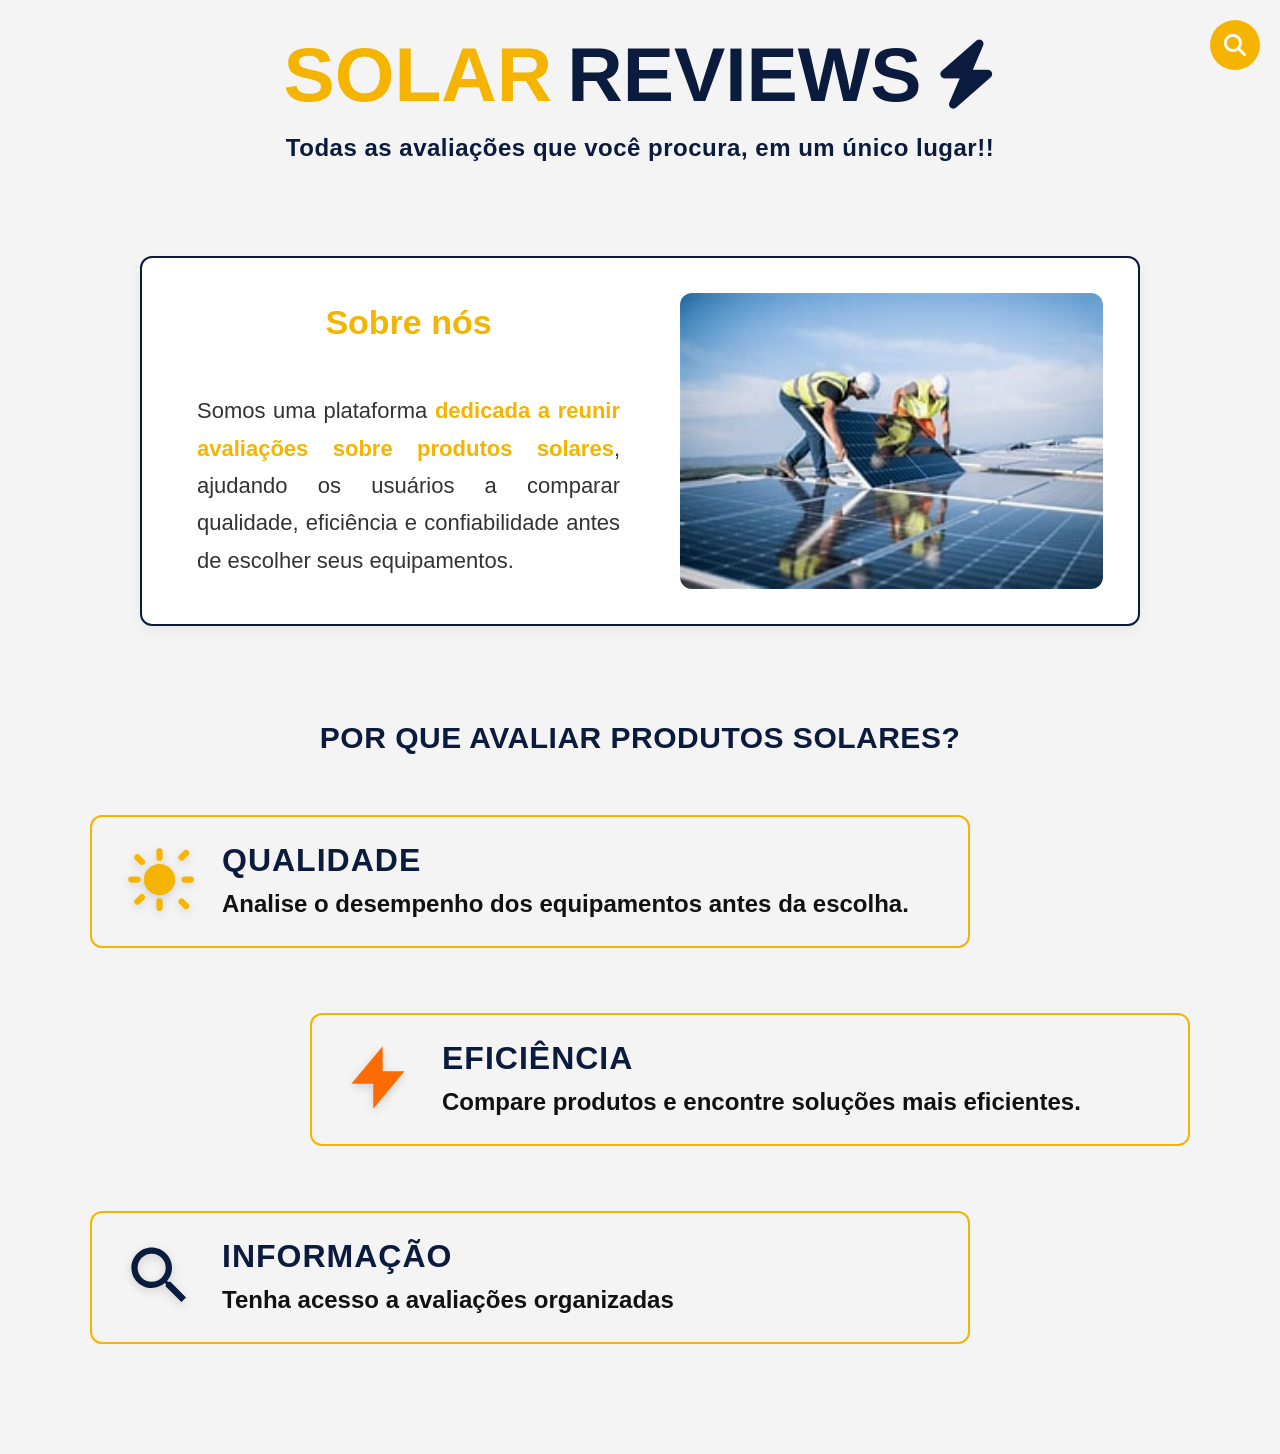
<file: index.html>
<!DOCTYPE html>
<html>
    <head> 
        <link rel="stylesheet" href="Style.css">
        <link rel="stylesheet" href="https://cdnjs.cloudflare.com/ajax/libs/font-awesome/6.5.1/css/all.min.css">

        <title>SolarReviews</title> 
       
        <meta name="description" content="Todas as avaliações que você procura, em um único lugar">
    </head>
    
    <body>
        <script src="Script.js"></script>
        <div class="search-container">

    <button class="search-btn" onclick="mostrarMenu()">
        <i class="fas fa-search"></i>
    </button>

    <div id="menuPesquisa" class="menu-pesquisa">
    <a href="placas.html">Placas solares</a>
    <a href="ferramentas.html">Ferramentas</a>
    <a href="cabos.html">Cabos e conectores</a>
    <a href="disjuntores.html">Disjuntores e fusíveis</a>
    <a href="epis-epcs.html">EPI's e EPC's</a>
</div>

</div>
        <header class="header-index">
    <h1 class="titulo-index">
        <span class="cor-solar">Solar</span><span class="cor-reviews">Reviews</span>
        <i class="fas fa-bolt icone-raio-index"></i>
    </h1>
    <p class="subtitulo-index">Todas as avaliações que você procura, em um único lugar!!</p>
</header>
        <main>
    <section class="secao-sobre">
        <div class="conteudo-sobre">
            <h2>Sobre nós</h2>
            <p>Somos uma plataforma <strong class="destaque-texto">dedicada a reunir avaliações sobre produtos solares</strong>, ajudando os usuários a comparar qualidade, eficiência e confiabilidade antes de escolher seus equipamentos.</p>
        </div>

        <div class="imagem-sobre">
            <img src="imagens/Imagem 1.jpg" alt="Imagem Solar Reviews">
        </div>
    </section>

   <section class="secao-diferenciais">
    
    <h2 class="titulo-diferenciais">POR QUE AVALIAR PRODUTOS SOLARES?</h2>

    <div class="lista-topicos">

        <div class="topico-item topico-esquerda">
            <div class="icone-topico icone-sol">
                <svg xmlns="http://www.w3.org/2000/svg" viewBox="0 0 24 24" fill="currentColor">
                    <path d="M12 2a1 1 0 0 1 1 1v2a1 1 0 1 1-2 0V3a1 1 0 0 1 1-1zm0 15a5 5 0 1 0 0-10 5 5 0 0 0 0 10zm0 5a1 1 0 0 1-1-1v-2a1 1 0 1 1 2 0v2a1 1 0 0 1-1 1zM4.22 4.22a1 1 0 0 1 1.42 0l1.42 1.42a1 1 0 1 1-1.42 1.42L4.22 5.64a1 1 0 0 1 0-1.42zm14.14 14.14a1 1 0 0 1 1.42 0l1.42 1.42a1 1 0 0 1-1.42 1.42l-1.42-1.42a1 1 0 0 1 0-1.42zM2 12a1 1 0 0 1 1-1h2a1 1 0 1 1 0 2H3a1 1 0 0 1-1-1zm17 0a1 1 0 0 1 1-1h2a1 1 0 1 1 0 2h-2a1 1 0 0 1-1-1zM4.22 19.78a1 1 0 0 1 0-1.42l1.42-1.42a1 1 0 0 1 1.42 1.42L5.64 19.78a1 1 0 0 1-1.42 0zm14.14-14.14a1 1 0 0 1 0-1.42l1.42-1.42a1 1 0 1 1 1.42 1.42l-1.42 1.42a1 1 0 0 1-1.42 0z"/>
                </svg>
            </div>
            <div class="texto-topico">
                <h3>QUALIDADE</h3>
                <p>Analise o desempenho dos equipamentos antes da escolha.</p>
            </div>
        </div>

        <div class="topico-item topico-direita">
            <div class="icone-topico icone-raio-laranja">
                <svg xmlns="http://www.w3.org/2000/svg" viewBox="0 0 24 24" fill="currentColor">
                    <path d="M13 2L3 14h7v8l10-12h-7z"/>
                </svg>
            </div>
            <div class="texto-topico">
                <h3>EFICIÊNCIA</h3>
                <p>Compare produtos e encontre soluções mais eficientes.</p>
            </div>
        </div>

        <div class="topico-item topico-esquerda">
            <div class="icone-topico icone-lupa-azul">
                <svg xmlns="http://www.w3.org/2000/svg" viewBox="0 0 24 24" fill="currentColor">
                    <path d="M15.5 14h-.79l-.28-.27C15.41 12.59 16 11.11 16 9.5 16 5.91 13.09 3 9.5 3S3 5.91 3 9.5 5.91 16 9.5 16c1.61 0 3.09-.59 4.23-1.57l.27.28v.79l5 4.99L20.49 19l-4.99-5zm-6 0C7.01 14 5 11.99 5 9.5S7.01 5 9.5 5 14 7.01 14 9.5 11.99 14 9.5 14z"/>
                </svg>
            </div>
            <div class="texto-topico">
                <h3>INFORMAÇÃO</h3>
                <p>Tenha acesso a avaliações organizadas



</main>
         <footer></footer>
        
    </body>
</html>
</file>
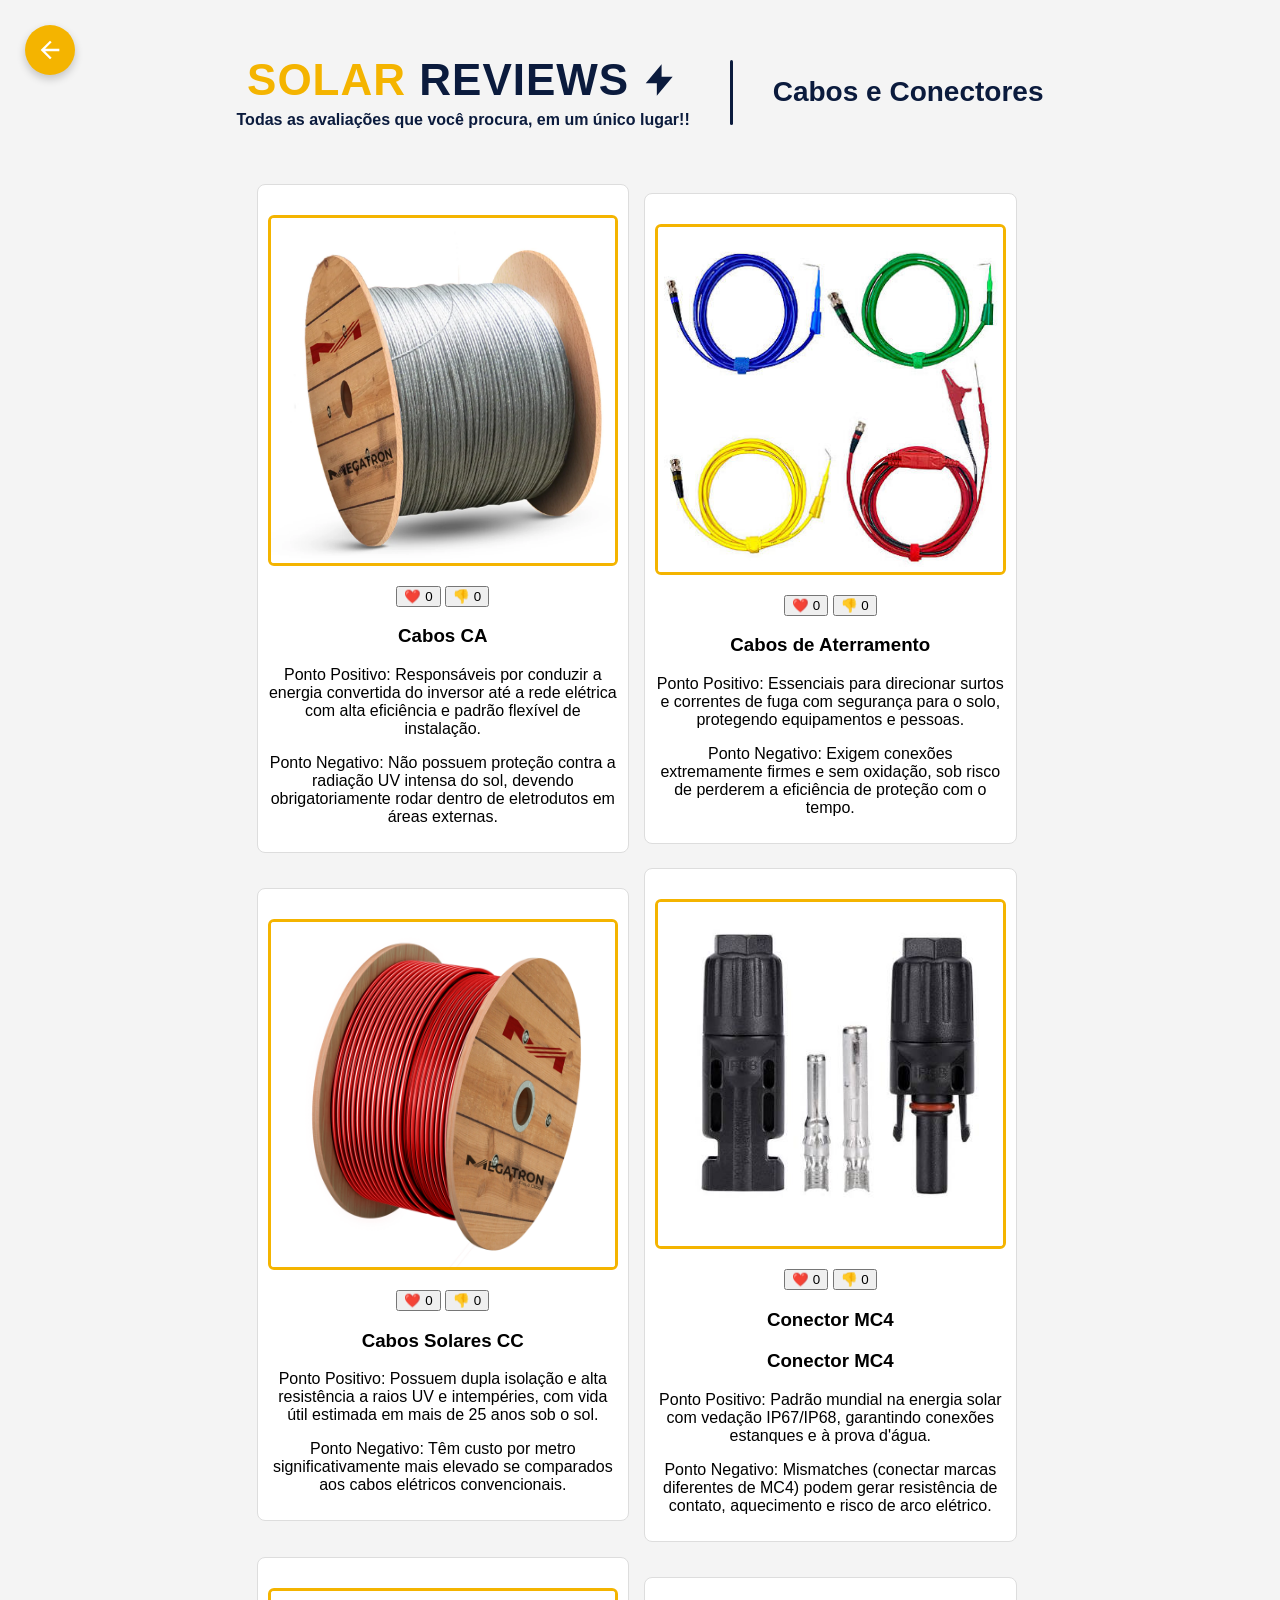
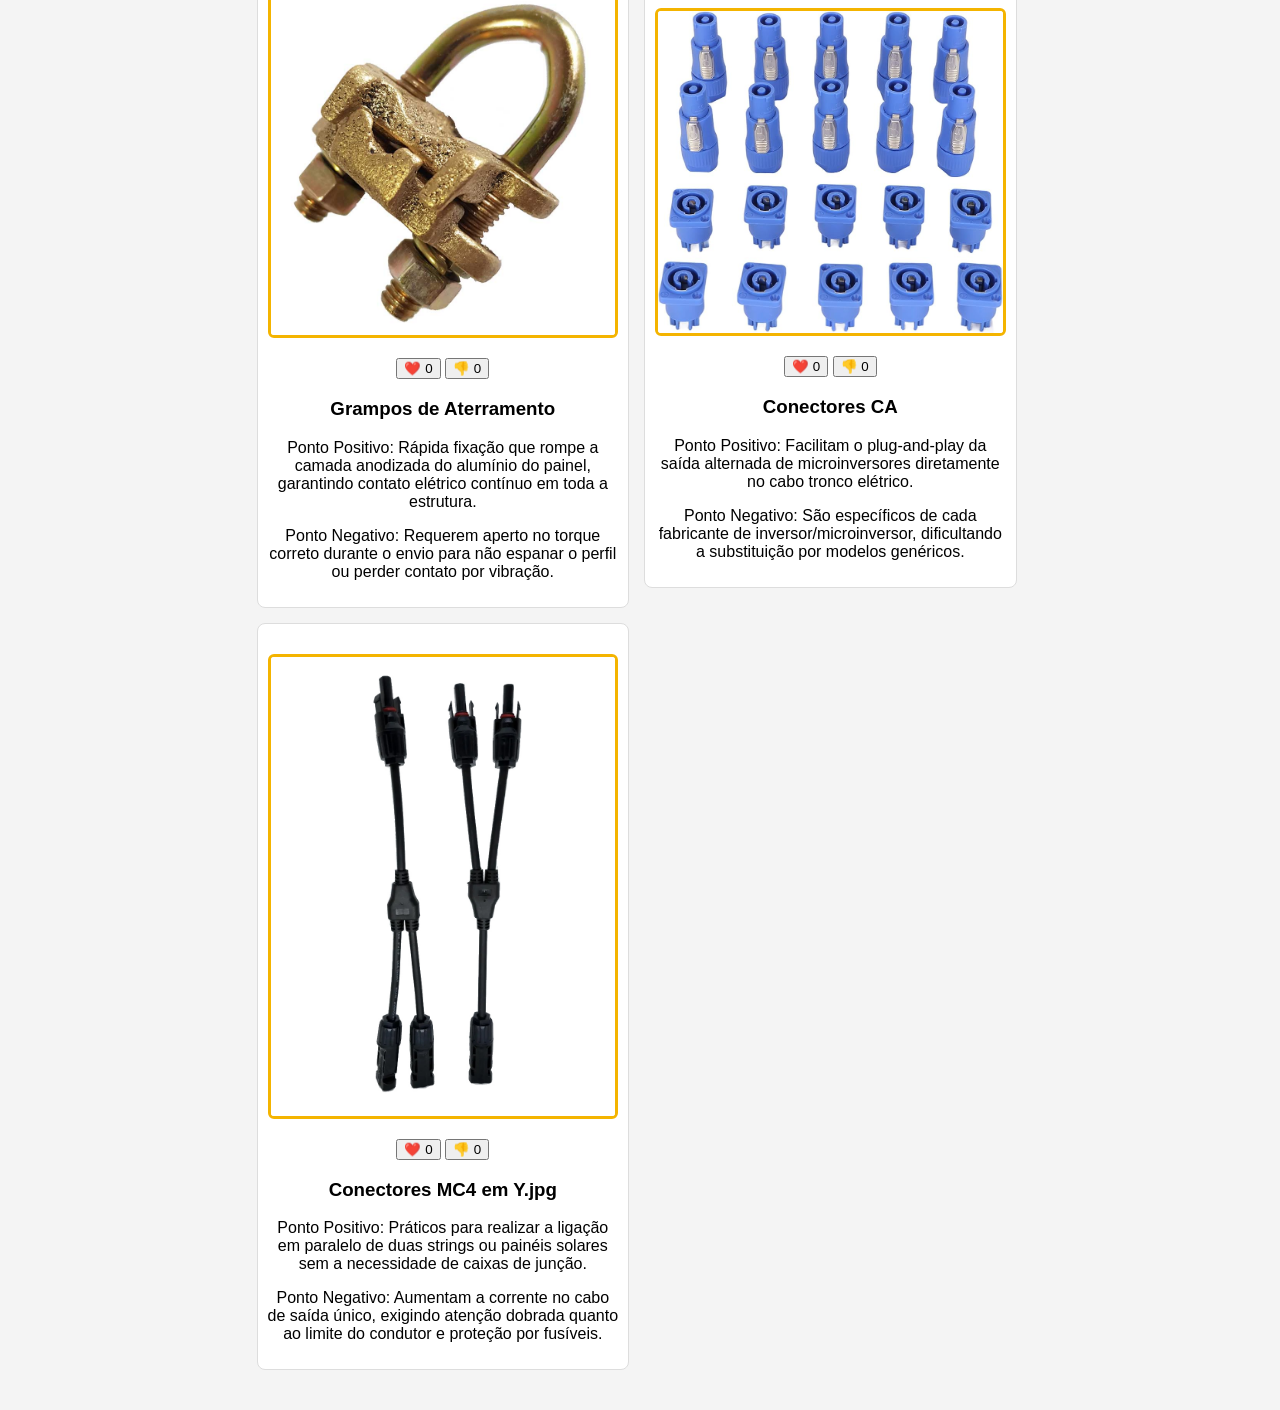
<file: cabos.html>
<DOCTYPE html>
<html lang="pt-BR">
    <head> 
        <meta charset="UTF-8">
        <link rel="stylesheet" href="Style.css">
        <title>SolarReviews - Cabos e Conectores</title> 
    </head>

    <body>
        <a href="javascript:history.back()" class="btn-voltar-redondo" title="Voltar">
  <svg xmlns="http://www.w3.org/2000/svg" viewBox="0 0 24 24" fill="currentColor">
    <path d="M20 11H7.83l5.59-5.59L12 4l-8 8 8 8 1.41-1.41L7.83 13H20v-2z"/>
  </svg>
</a>
        <header class="header-principal">
  <div class="header-lado-esquerdo">
    <div class="titulo-com-icone">
      <h1 class="titulo-solar">
        <span class="cor-solar">SOLAR</span>
        <span class="cor-revis">REVIEWS</span>
      </h1>
      <svg class="icone-raio" xmlns="http://www.w3.org/2000/svg" viewBox="0 0 24 24" fill="currentColor">
        <path d="M13 2L3 14h7v8l10-12h-7z"/>
      </svg>
    </div>
    <p class="subtitulo">Todas as avaliações que você procura, em um único lugar!!</p>
  </div>

  <div class="divisoria-vertical"></div>

  <div class="header-lado-direito">
    <span class="texto-epis">Cabos e Conectores</span>
  </div>
</header>

        <main class="galeria-produtos">

            

           
            <div class="card-produto">
                <img src="imagens/Cabos CA.webp" alt="Óculos de Segurança Escuro">
                 <button class="btn-like" onclick="curtir(this)">❤️ <span class="count">0</span></button>
                 <button class="btn-like" onclick="curtir(this)">👎 <span class="count">0</span></button>
                <h3>Cabos CA</h3>
                <p class="descricao-produto">Ponto Positivo: Responsáveis por conduzir a energia convertida do inversor até a rede elétrica com alta eficiência e padrão flexível de instalação.</p>
                <p class="descricao-produto">Ponto Negativo: Não possuem proteção contra a radiação UV intensa do sol, devendo obrigatoriamente rodar dentro de eletrodutos em áreas externas.</p>
            </div>

            <div class="card-produto">
                <img src="imagens/cabos de aterramento.jpg" alt="Protetor Solar">
                 <button class="btn-like" onclick="curtir(this)">❤️ <span class="count">0</span></button>
                 <button class="btn-like" onclick="curtir(this)">👎 <span class="count">0</span></button>
                <h3>Cabos de Aterramento</h3>
                <p class="descricao-produto">Ponto Positivo: Essenciais para direcionar surtos e correntes de fuga com segurança para o solo, protegendo equipamentos e pessoas.</p>
                <p class="descricao-produto">Ponto Negativo: Exigem conexões extremamente firmes e sem oxidação, sob risco de perderem a eficiência de proteção com o tempo.</p>
            </div>

            <div class="card-produto">
                <img src="imagens/Cabos Solares CC.webp" alt="Calçado de Segurança">
                 <button class="btn-like" onclick="curtir(this)">❤️ <span class="count">0</span></button>
                 <button class="btn-like" onclick="curtir(this)">👎 <span class="count">0</span></button>
                <h3>Cabos Solares CC</h3>
                <p class="descricao-produto">Ponto Positivo: Possuem dupla isolação e alta resistência a raios UV e intempéries, com vida útil estimada em mais de 25 anos sob o sol.</p>
                <p class="descricao-produto">Ponto Negativo: Têm custo por metro significativamente mais elevado se comparados aos cabos elétricos convencionais.</p>
            </div>

            <div class="card-produto">
                <img src="imagens/conector MC4.jpg" alt="Capacete">
                 <button class="btn-like" onclick="curtir(this)">❤️ <span class="count">0</span></button>
                 <button class="btn-like" onclick="curtir(this)">👎 <span class="count">0</span></button>
                <h3>Conector MC4</h3>
                <h3>Conector MC4</h3>
        <p class="descricao-produto">Ponto Positivo: Padrão mundial na energia solar com vedação IP67/IP68, garantindo conexões estanques e à prova d'água.</p>
        <p class="descricao-produto">Ponto Negativo: Mismatches (conectar marcas diferentes de MC4) podem gerar resistência de contato, aquecimento e risco de arco elétrico.</p>
            </div>

            <div class="card-produto">
                <img src="imagens/Grampos de Aterramento.jpg" alt="Cinto de Segurança">
                 <button class="btn-like" onclick="curtir(this)">❤️ <span class="count">0</span></button>
                 <button class="btn-like" onclick="curtir(this)">👎 <span class="count">0</span></button>
                <h3>Grampos de Aterramento</h3>
                <p class="descricao-produto">Ponto Positivo: Rápida fixação que rompe a camada anodizada do alumínio do painel, garantindo contato elétrico contínuo em toda a estrutura.</p>
                <p class="descricao-produto">Ponto Negativo: Requerem aperto no torque correto durante o envio para não espanar o perfil ou perder contato por vibração.</p>
            </div>

            <div class="card-produto">
                <img src="imagens/Conectores CA.jpg" alt="Linha de Vida">
                 <button class="btn-like" onclick="curtir(this)">❤️ <span class="count">0</span></button>
                 <button class="btn-like" onclick="curtir(this)">👎 <span class="count">0</span></button>
                <h3>Conectores CA</h3>
                <p class="descricao-produto">Ponto Positivo: Facilitam o plug-and-play da saída alternada de microinversores diretamente no cabo tronco elétrico.</p>
                <p class="descricao-produto">Ponto Negativo: São específicos de cada fabricante de inversor/microinversor, dificultando a substituição por modelos genéricos.</p>
            </div>

            <div class="card-produto">
                <img src="imagens/Conectores MC4 em Y.jpg" alt="Talabarte">
                 <button class="btn-like" onclick="curtir(this)">❤️ <span class="count">0</span></button>
                 <button class="btn-like" onclick="curtir(this)">👎 <span class="count">0</span></button>
                <h3>Conectores MC4 em Y.jpg</h3>
                <p class="descricao-produto">Ponto Positivo: Práticos para realizar a ligação em paralelo de duas strings ou painéis solares sem a necessidade de caixas de junção.</p>
                <p class="descricao-produto">Ponto Negativo: Aumentam a corrente no cabo de saída único, exigindo atenção dobrada quanto ao limite do condutor e proteção por fusíveis.</p>
            </div>

            

        </main>

        <script src="Script.js"></script>
    </body>
</html>
</file>
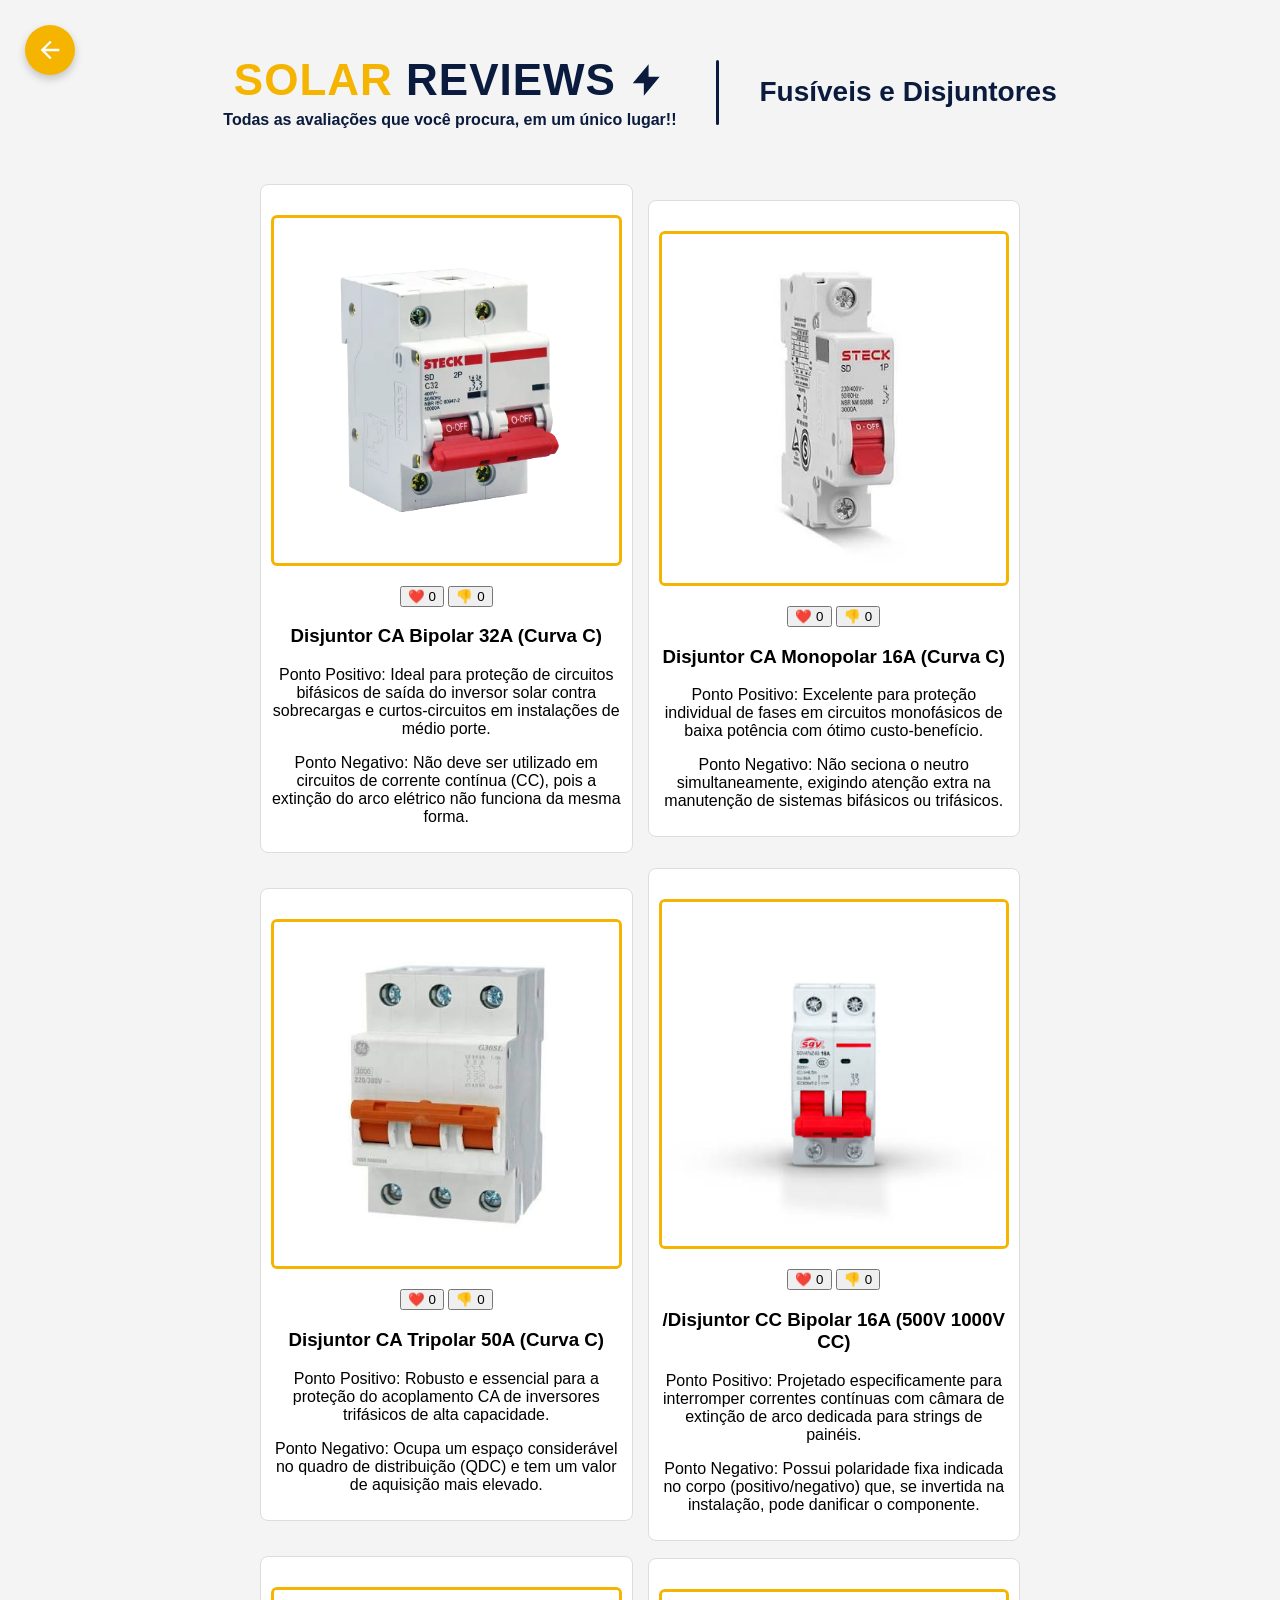
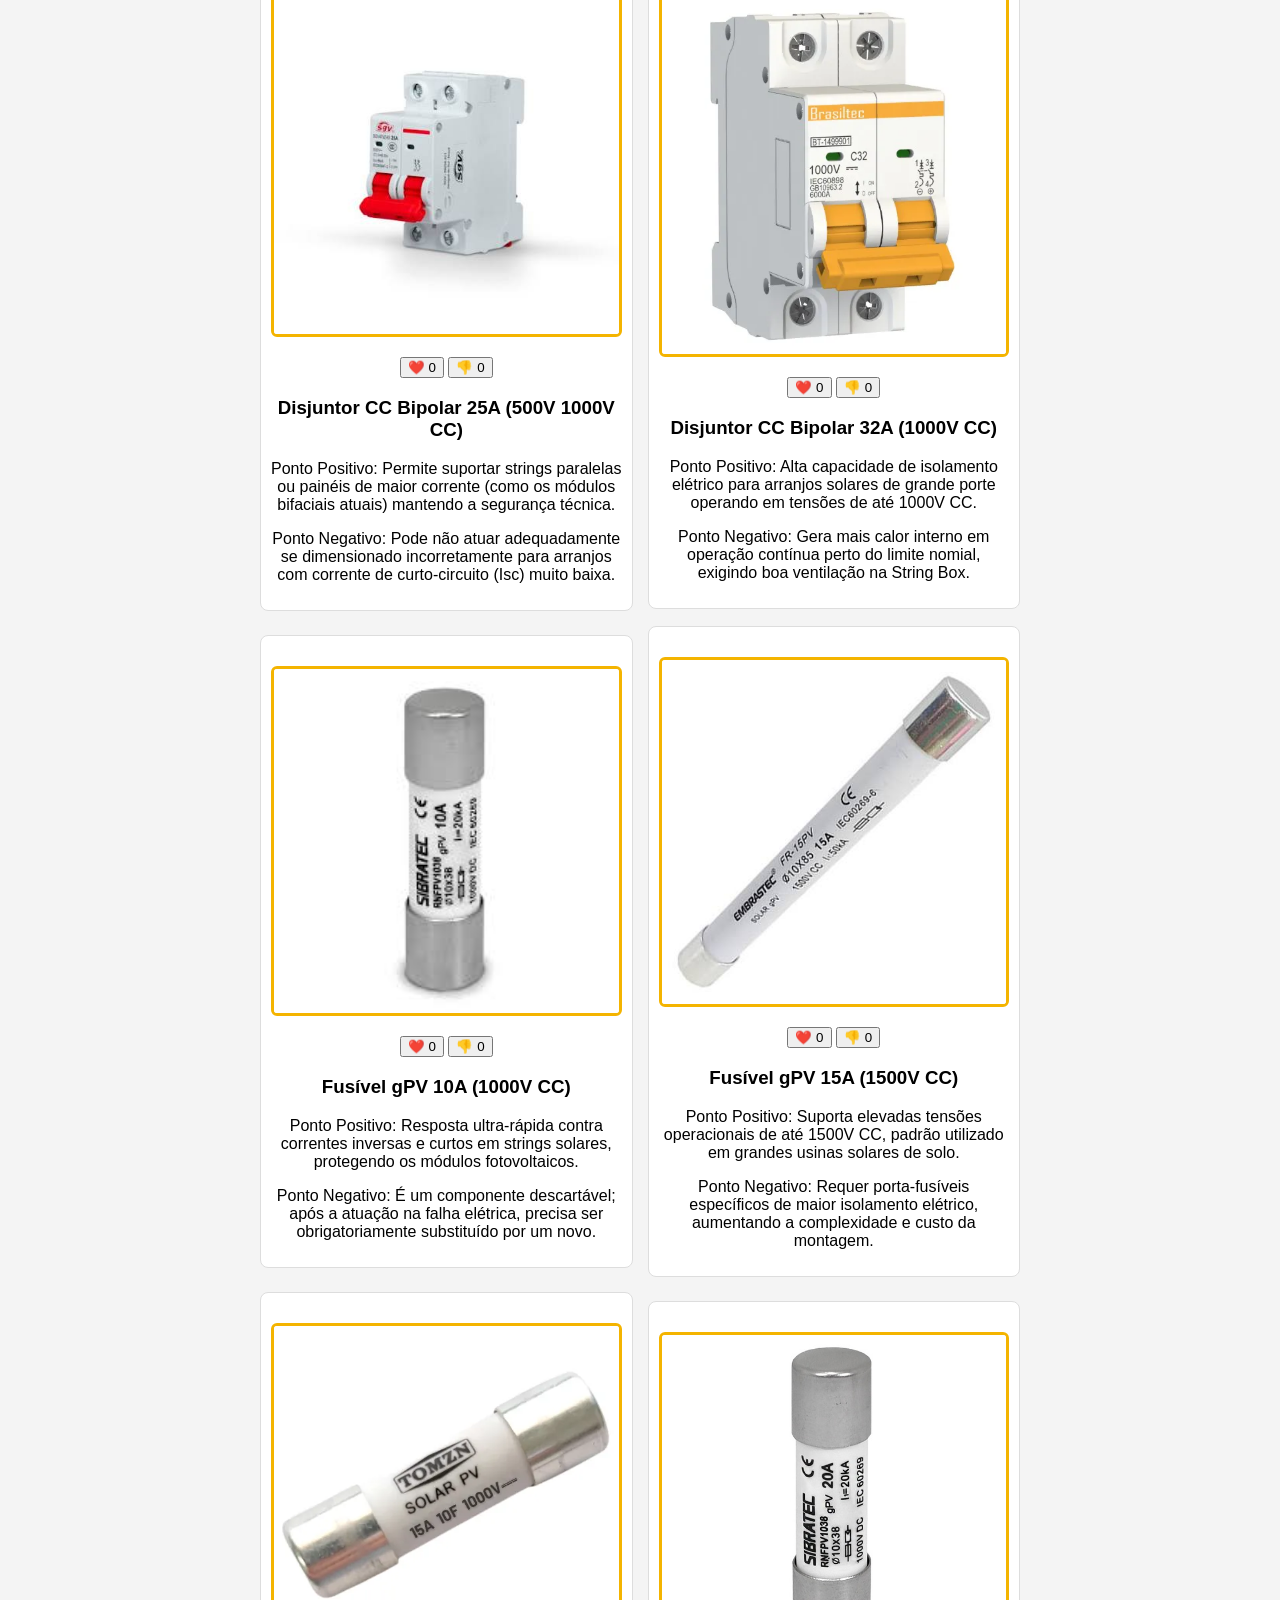
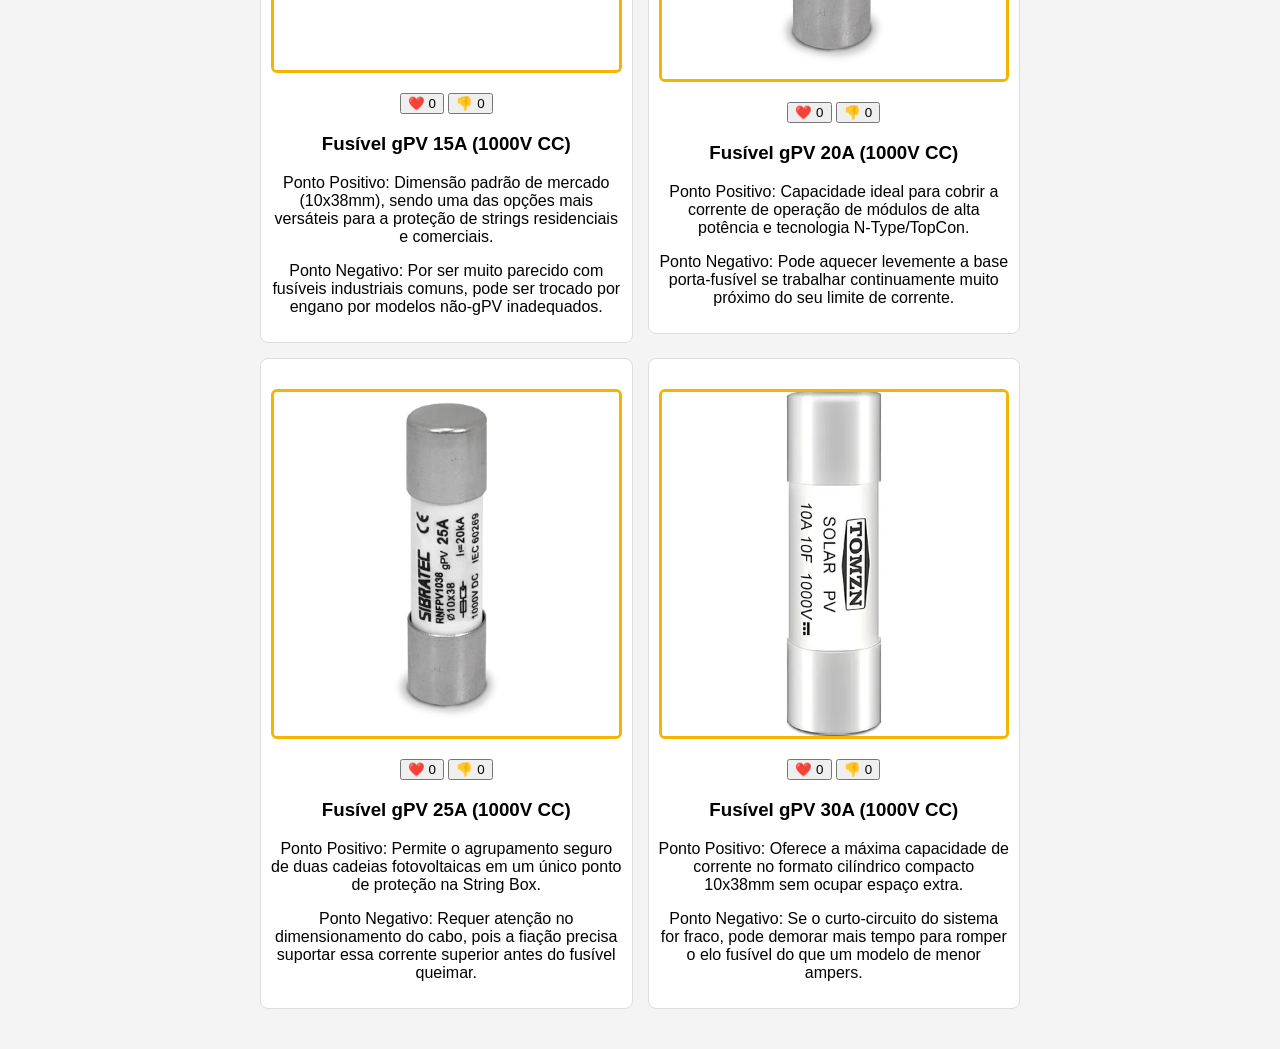
<file: disjuntores.html>
<!DOCTYPE html>
<html lang="pt-BR">
    <head> 
        <meta charset="UTF-8">
        <link rel="stylesheet" href="Style.css">
        <title>SolarReviews - Fusíveis e Disjuntores</title> 
    </head>

    <body>
        <a href="javascript:history.back()" class="btn-voltar-redondo" title="Voltar">
  <svg xmlns="http://www.w3.org/2000/svg" viewBox="0 0 24 24" fill="currentColor">
    <path d="M20 11H7.83l5.59-5.59L12 4l-8 8 8 8 1.41-1.41L7.83 13H20v-2z"/>
  </svg>
</a>
        <header class="header-principal">
  <div class="header-lado-esquerdo">
    <div class="titulo-com-icone">
      <h1 class="titulo-solar">
        <span class="cor-solar">SOLAR</span>
        <span class="cor-revis">REVIEWS</span>
      </h1>
      <svg class="icone-raio" xmlns="http://www.w3.org/2000/svg" viewBox="0 0 24 24" fill="currentColor">
        <path d="M13 2L3 14h7v8l10-12h-7z"/>
      </svg>
    </div>
    <p class="subtitulo">Todas as avaliações que você procura, em um único lugar!!</p>
  </div>

  <div class="divisoria-vertical"></div>

  <div class="header-lado-direito">
    <span class="texto-epis">Fusíveis e Disjuntores</span>
  </div>
</header>

        <main class="galeria-produtos">

            <div class="card-produto">
                <img src="imagens/Disjuntor CA Bipolar 32A (Curva C).webp" alt="Luva Isolante Classe 0">
                <button class="btn-like" onclick="curtir(this)">❤️ <span class="count">0</span></button>
                <button class="btn-like" onclick="curtir(this)">👎 <span class="count">0</span></button>
                <h3>Disjuntor CA Bipolar 32A (Curva C)</h3>
                <p class="descricao-produto">Ponto Positivo: Ideal para proteção de circuitos bifásicos de saída do inversor solar contra sobrecargas e curtos-circuitos em instalações de médio porte.</p>
                <p class="descricao-produto">Ponto Negativo: Não deve ser utilizado em circuitos de corrente contínua (CC), pois a extinção do arco elétrico não funciona da mesma forma.</p>
    </div>
            

            <div class="card-produto">
                <img src="imagens/Disjuntor CA Monopolar 16A (Curva C).jpg" alt="Luva de Raspa">
                <button class="btn-like" onclick="curtir(this)">❤️ <span class="count">0</span></button>
                <button class="btn-like" onclick="curtir(this)">👎 <span class="count">0</span></button>
                <h3>Disjuntor CA Monopolar 16A (Curva C)</h3>
                <p class="descricao-produto">Ponto Positivo: Excelente para proteção individual de fases em circuitos monofásicos de baixa potência com ótimo custo-benefício.</p>
                <p class="descricao-produto">Ponto Negativo: Não seciona o neutro simultaneamente, exigindo atenção extra na manutenção de sistemas bifásicos ou trifásicos.</p>
    </div>
           

            <div class="card-produto">
                <img src="imagens/Disjuntor CA Tripolar 50A (Curva C).jpg" alt="Óculos de Segurança Escuro">
                <button class="btn-like" onclick="curtir(this)">❤️ <span class="count">0</span></button>
                <button class="btn-like" onclick="curtir(this)">👎 <span class="count">0</span></button>
                <h3>Disjuntor CA Tripolar 50A (Curva C)</h3>
                <p class="descricao-produto">Ponto Positivo: Robusto e essencial para a proteção do acoplamento CA de inversores trifásicos de alta capacidade.</p>
                <p class="descricao-produto">Ponto Negativo: Ocupa um espaço considerável no quadro de distribuição (QDC) e tem um valor de aquisição mais elevado.</p>
    </div>
           

            <div class="card-produto">
                <img src="imagens/Disjuntor CC Bipolar 16A (500V 1000V CC).jpg" alt="Protetor Solar">
                <button class="btn-like" onclick="curtir(this)">❤️ <span class="count">0</span></button>
                <button class="btn-like" onclick="curtir(this)">👎 <span class="count">0</span></button>
                <h3>/Disjuntor CC Bipolar 16A (500V 1000V CC)</h3>
                <p class="descricao-produto">Ponto Positivo: Projetado especificamente para interromper correntes contínuas com câmara de extinção de arco dedicada para strings de painéis.</p>
                <p class="descricao-produto">Ponto Negativo: Possui polaridade fixa indicada no corpo (positivo/negativo) que, se invertida na instalação, pode danificar o componente.</p>
    </div>
            

            <div class="card-produto">
                <img src="imagens/Disjuntor CC Bipolar 25A (500V 1000V CC).jpg" alt="Calçado de Segurança">
                <button class="btn-like" onclick="curtir(this)">❤️ <span class="count">0</span></button>
                <button class="btn-like" onclick="curtir(this)">👎 <span class="count">0</span></button>
                <h3>Disjuntor CC Bipolar 25A (500V 1000V CC)</h3>
            <p class="descricao-produto">Ponto Positivo: Permite suportar strings paralelas ou painéis de maior corrente (como os módulos bifaciais atuais) mantendo a segurança técnica.</p>
            <p class="descricao-produto">Ponto Negativo: Pode não atuar adequadamente se dimensionado incorretamente para arranjos com corrente de curto-circuito (Isc) muito baixa.</p>
    </div>

            <div class="card-produto">
                <img src="imagens/Disjuntor CC Bipolar 32A (1000V CC).webp" alt="Capacete">
                <button class="btn-like" onclick="curtir(this)">❤️ <span class="count">0</span></button>
                <button class="btn-like" onclick="curtir(this)">👎 <span class="count">0</span></button>
                <h3>Disjuntor CC Bipolar 32A (1000V CC)</h3>
            <p class="descricao-produto">Ponto Positivo: Alta capacidade de isolamento elétrico para arranjos solares de grande porte operando em tensões de até 1000V CC.</p>
            <p class="descricao-produto">Ponto Negativo: Gera mais calor interno em operação contínua perto do limite nomial, exigindo boa ventilação na String Box.</p>
    </div>

            <div class="card-produto">
                <img src="imagens/Fusível gPV 10A (1000V CC).jpg" alt="Cinto de Segurança">
                <button class="btn-like" onclick="curtir(this)">❤️ <span class="count">0</span></button>
                <button class="btn-like" onclick="curtir(this)">👎 <span class="count">0</span></button>
                <h3>Fusível gPV 10A (1000V CC)</h3>
            <p class="descricao-produto">Ponto Positivo: Resposta ultra-rápida contra correntes inversas e curtos em strings solares, protegendo os módulos fotovoltaicos.</p>
            <p class="descricao-produto">Ponto Negativo: É um componente descartável; após a atuação na falha elétrica, precisa ser obrigatoriamente substituído por um novo.</p>
    </div>

            <div class="card-produto">
                <img src="imagens/Fusível gPV 15A (1500V CC).jpg" alt="Linha de Vida">
                <button class="btn-like" onclick="curtir(this)">❤️ <span class="count">0</span></button>
                <button class="btn-like" onclick="curtir(this)">👎 <span class="count">0</span></button>
                <h3>Fusível gPV 15A (1500V CC)</h3>
            <p class="descricao-produto">Ponto Positivo: Suporta elevadas tensões operacionais de até 1500V CC, padrão utilizado em grandes usinas solares de solo.</p>
            <p class="descricao-produto">Ponto Negativo: Requer porta-fusíveis específicos de maior isolamento elétrico, aumentando a complexidade e custo da montagem.</p>
    </div>

            <div class="card-produto">
                <img src="imagens/Fusível gPV 15A (1000V CC.webp" alt="Linha de Vida">
                <button class="btn-like" onclick="curtir(this)">❤️ <span class="count">0</span></button>
                <button class="btn-like" onclick="curtir(this)">👎 <span class="count">0</span></button>
                <h3>Fusível gPV 15A (1000V CC)</h3>
           <p class="descricao-produto">Ponto Positivo: Dimensão padrão de mercado (10x38mm), sendo uma das opções mais versáteis para a proteção de strings residenciais e comerciais.</p>
           <p class="descricao-produto">Ponto Negativo: Por ser muito parecido com fusíveis industriais comuns, pode ser trocado por engano por modelos não-gPV inadequados.</p>
    </div>

             <div class="card-produto">
                <img src="imagens/Fusível gPV 20A (1000V CC).jpg" alt="Linha de Vida">
                <button class="btn-like" onclick="curtir(this)">❤️ <span class="count">0</span></button>
                <button class="btn-like" onclick="curtir(this)">👎 <span class="count">0</span></button>
                <h3>Fusível gPV 20A (1000V CC)</h3>
            <p class="descricao-produto">Ponto Positivo: Capacidade ideal para cobrir a corrente de operação de módulos de alta potência e tecnologia N-Type/TopCon.</p>
            <p class="descricao-produto">Ponto Negativo: Pode aquecer levemente a base porta-fusível se trabalhar continuamente muito próximo do seu limite de corrente.</p>
    </div>

             <div class="card-produto">
                <img src="imagens/Fusível gPV 25A (1000V CC).webp" alt="Linha de Vida">
                <button class="btn-like" onclick="curtir(this)">❤️ <span class="count">0</span></button>
                <button class="btn-like" onclick="curtir(this)">👎 <span class="count">0</span></button>
                <h3>Fusível gPV 25A (1000V CC)</h3>
            <p class="descricao-produto">Ponto Positivo: Permite o agrupamento seguro de duas cadeias fotovoltaicas em um único ponto de proteção na String Box.</p>
            <p class="descricao-produto">Ponto Negativo: Requer atenção no dimensionamento do cabo, pois a fiação precisa suportar essa corrente superior antes do fusível queimar.</p>
    </div>

             <div class="card-produto">
                <img src="imagens/Fusível gPV 30A (1000V CC).webp" alt="Linha de Vida">
                <button class="btn-like" onclick="curtir(this)">❤️ <span class="count">0</span></button>
                <button class="btn-like" onclick="curtir(this)">👎 <span class="count">0</span></button>
                <h3>Fusível gPV 30A (1000V CC)</h3>
           <p class="descricao-produto">Ponto Positivo: Oferece a máxima capacidade de corrente no formato cilíndrico compacto 10x38mm sem ocupar espaço extra.</p>
           <p class="descricao-produto">Ponto Negativo: Se o curto-circuito do sistema for fraco, pode demorar mais tempo para romper o elo fusível do que um modelo de menor ampers.</p>
    </div>

             

        </main>

        <script src="Script.js"></script>
    </body>
</html>

        <footer></footer>
    </body>
</html>
</file>
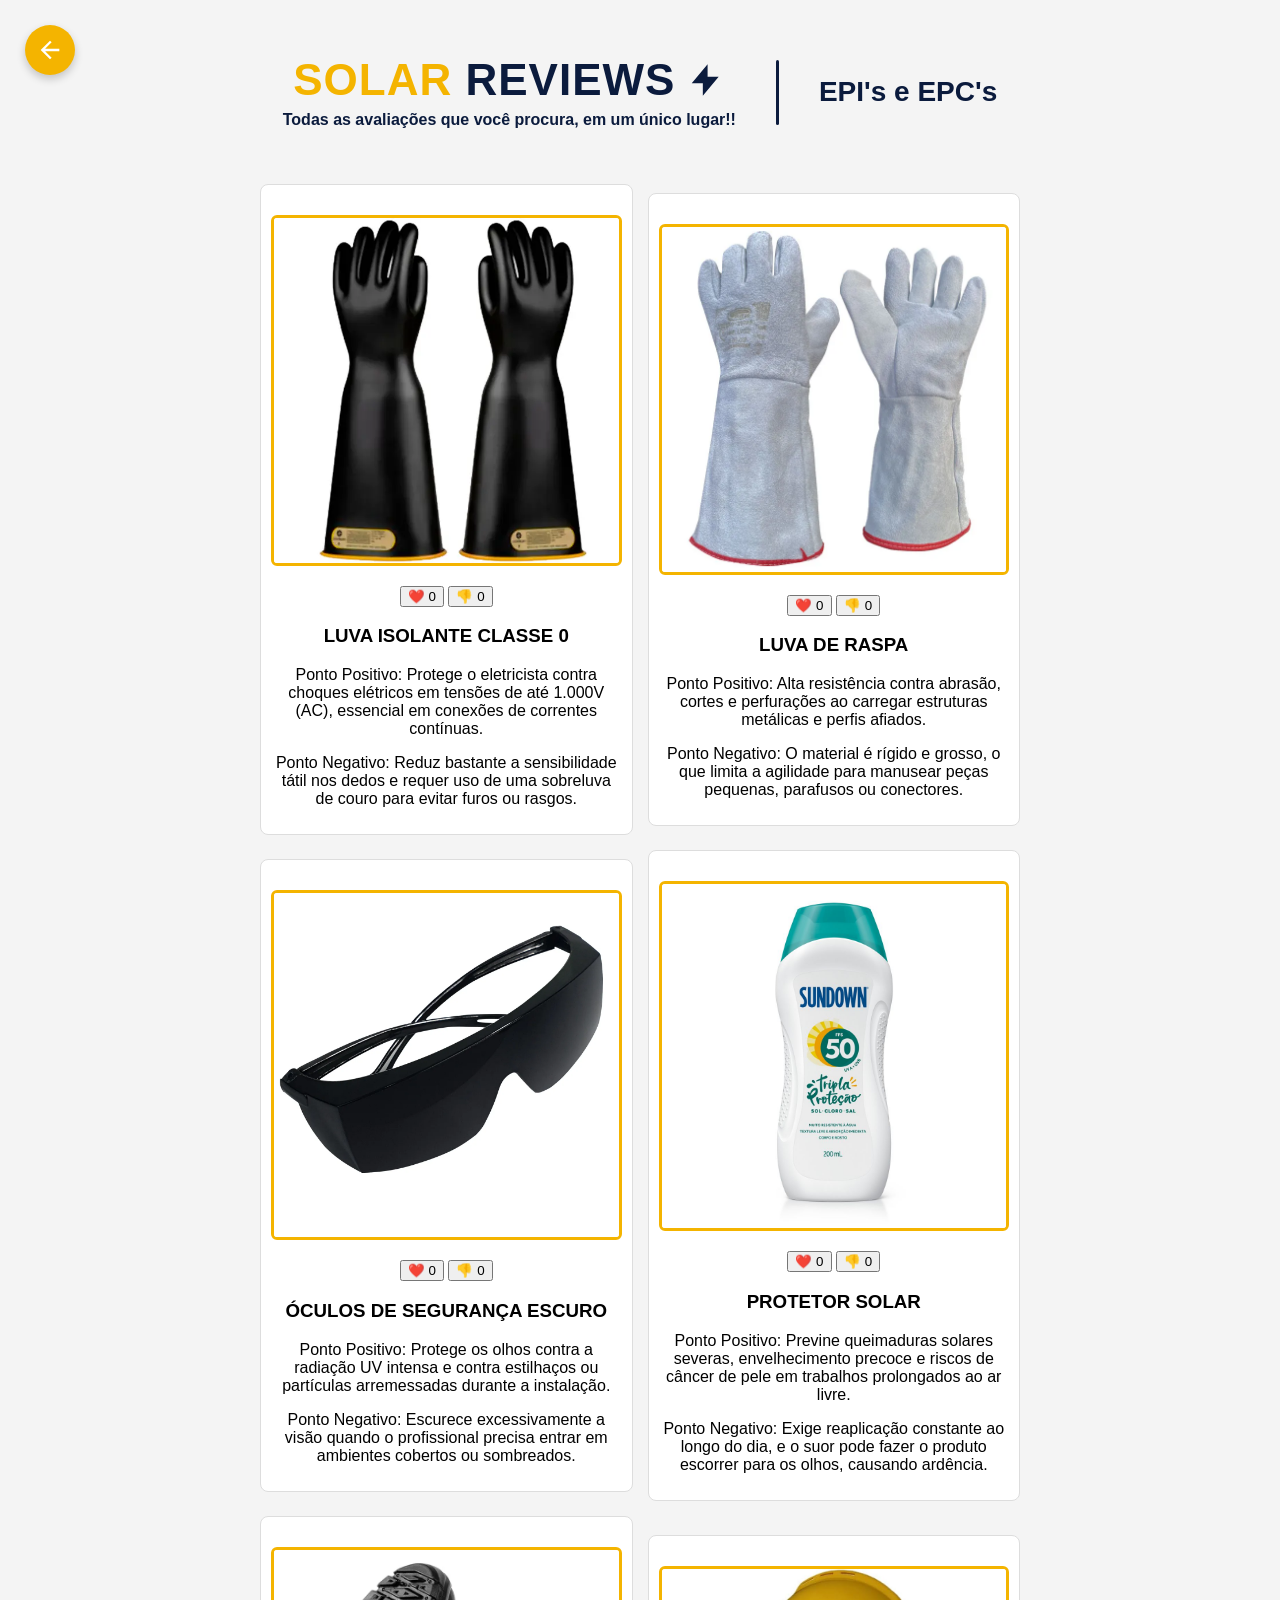
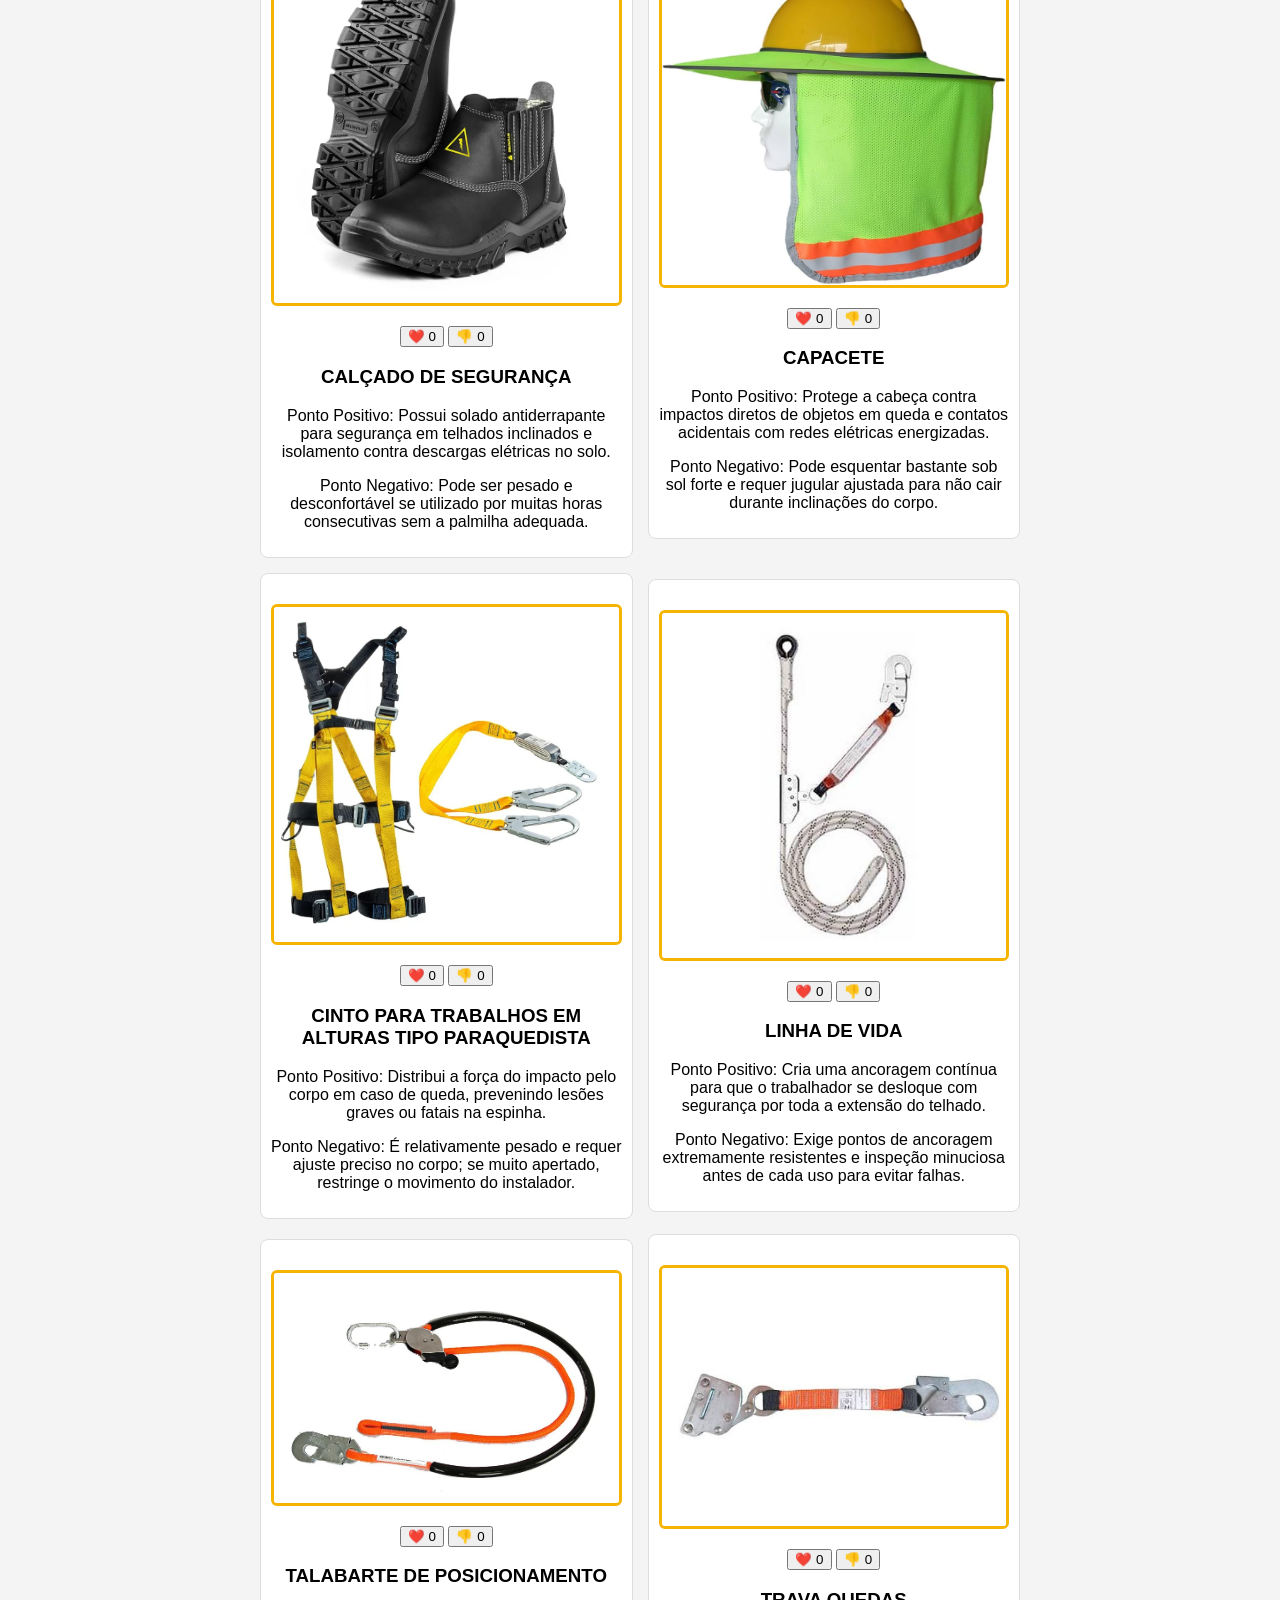
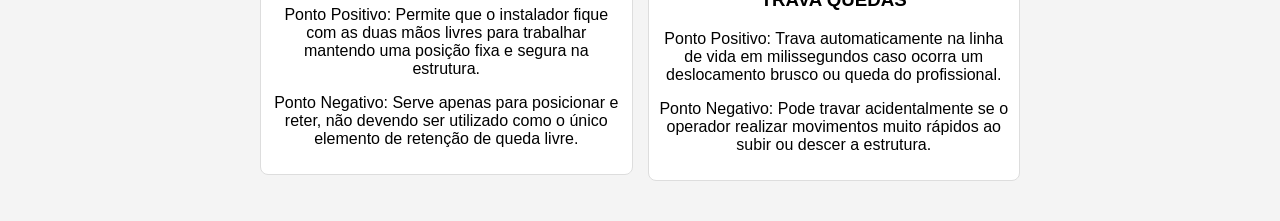
<file: epis-epcs.html>
<!DOCTYPE html>
<html lang="pt-BR">
    <head> 
        <meta charset="UTF-8">
        <link rel="stylesheet" href="Style.css">
        <title>SolarReviews - EPIs e EPCs</title>  
    </head>

    <body>
        <a href="javascript:history.back()" class="btn-voltar-redondo" title="Voltar">
  <svg xmlns="http://www.w3.org/2000/svg" viewBox="0 0 24 24" fill="currentColor">
    <path d="M20 11H7.83l5.59-5.59L12 4l-8 8 8 8 1.41-1.41L7.83 13H20v-2z"/>
  </svg>
</a>
        <header class="header-principal">
  <div class="header-lado-esquerdo">
    <div class="titulo-com-icone">
      <h1 class="titulo-solar">
        <span class="cor-solar">SOLAR</span>
        <span class="cor-revis">REVIEWS</span>
      </h1>
      <svg class="icone-raio" xmlns="http://www.w3.org/2000/svg" viewBox="0 0 24 24" fill="currentColor">
        <path d="M13 2L3 14h7v8l10-12h-7z"/>
      </svg>
    </div>
    <p class="subtitulo">Todas as avaliações que você procura, em um único lugar!!</p>
  </div>

  <div class="divisoria-vertical"></div>

  <div class="header-lado-direito">
    <span class="texto-epis">EPI's e EPC's</span>
  </div>
</header>

        <main class="galeria-produtos">

            <div class="card-produto">
                <img src="imagens/luva isolante.webp" alt="Luva Isolante Classe 0">
                 <button class="btn-like" onclick="curtir(this)">❤️ <span class="count">0</span></button>
                 <button class="btn-like" onclick="curtir(this)">👎 <span class="count">0</span></button>
                <h3>LUVA ISOLANTE CLASSE 0</h3>
                <p class="descricao-produto">Ponto Positivo: Protege o eletricista contra choques elétricos em tensões de até 1.000V (AC), essencial em conexões de correntes contínuas.</p>
                <p class="descricao-produto">Ponto Negativo: Reduz bastante a sensibilidade tátil nos dedos e requer uso de uma sobreluva de couro para evitar furos ou rasgos.</p>
            </div>

    <div class="card-produto">
        <img src="imagens/luva de raspa.webp" alt="Luva de Raspa">
        <button class="btn-like" onclick="curtir(this)">❤️ <span class="count">0</span></button>
        <button class="btn-like" onclick="curtir(this)">👎 <span class="count">0</span></button>
        <h3>LUVA DE RASPA</h3>
        <p class="descricao-produto">Ponto Positivo: Alta resistência contra abrasão, cortes e perfurações ao carregar estruturas metálicas e perfis afiados.</p>
        <p class="descricao-produto">Ponto Negativo: O material é rígido e grosso, o que limita a agilidade para manusear peças pequenas, parafusos ou conectores.</p>
    </div>

    <div class="card-produto">
        <img src="imagens/oculos de segurança.webp" alt="Óculos de Segurança Escuro">
        <button class="btn-like" onclick="curtir(this)">❤️ <span class="count">0</span></button>
        <button class="btn-like" onclick="curtir(this)">👎 <span class="count">0</span></button>
        <h3>ÓCULOS DE SEGURANÇA ESCURO</h3>
        <p class="descricao-produto">Ponto Positivo: Protege os olhos contra a radiação UV intensa e contra estilhaços ou partículas arremessadas durante a instalação.</p>
        <p class="descricao-produto">Ponto Negativo: Escurece excessivamente a visão quando o profissional precisa entrar em ambientes cobertos ou sombreados.</p>
    </div>

    <div class="card-produto">
        <img src="imagens/protetor solar.jpg" alt="Protetor Solar">
        <button class="btn-like" onclick="curtir(this)">❤️ <span class="count">0</span></button>
        <button class="btn-like" onclick="curtir(this)">👎 <span class="count">0</span></button>
        <h3>PROTETOR SOLAR</h3>
        <p class="descricao-produto">Ponto Positivo: Previne queimaduras solares severas, envelhecimento precoce e riscos de câncer de pele em trabalhos prolongados ao ar livre.</p>
        <p class="descricao-produto">Ponto Negativo: Exige reaplicação constante ao longo do dia, e o suor pode fazer o produto escorrer para os olhos, causando ardência.</p>
    </div>

    <div class="card-produto">
        <img src="imagens/bota.webp" alt="Calçado de Segurança">
        <button class="btn-like" onclick="curtir(this)">❤️ <span class="count">0</span></button>
        <button class="btn-like" onclick="curtir(this)">👎 <span class="count">0</span></button>
        <h3>CALÇADO DE SEGURANÇA</h3>
        <p class="descricao-produto">Ponto Positivo: Possui solado antiderrapante para segurança em telhados inclinados e isolamento contra descargas elétricas no solo.</p>
        <p class="descricao-produto">Ponto Negativo: Pode ser pesado e desconfortável se utilizado por muitas horas consecutivas sem a palmilha adequada.</p>
    </div>

    <div class="card-produto">
        <img src="imagens/capacete2.jpg" alt="Capacete">
        <button class="btn-like" onclick="curtir(this)">❤️ <span class="count">0</span></button>
        <button class="btn-like" onclick="curtir(this)">👎 <span class="count">0</span></button>
        <h3>CAPACETE</h3>
        <p class="descricao-produto">Ponto Positivo: Protege a cabeça contra impactos diretos de objetos em queda e contatos acidentais com redes elétricas energizadas.</p>
        <p class="descricao-produto">Ponto Negativo: Pode esquentar bastante sob sol forte e requer jugular ajustada para não cair durante inclinações do corpo.</p>
    </div>

    <div class="card-produto">
        <img src="imagens/cinto de segurança.webp" alt="Cinto de Segurança">
        <button class="btn-like" onclick="curtir(this)">❤️ <span class="count">0</span></button>
        <button class="btn-like" onclick="curtir(this)">👎 <span class="count">0</span></button>
        <h3>CINTO PARA TRABALHOS EM ALTURAS TIPO PARAQUEDISTA</h3>
        <p class="descricao-produto">Ponto Positivo: Distribui a força do impacto pelo corpo em caso de queda, prevenindo lesões graves ou fatais na espinha.</p>
        <p class="descricao-produto">Ponto Negativo: É relativamente pesado e requer ajuste preciso no corpo; se muito apertado, restringe o movimento do instalador.</p>
    </div>

    <div class="card-produto">
        <img src="imagens/corda de vida.jpg" alt="Linha de Vida">
        <button class="btn-like" onclick="curtir(this)">❤️ <span class="count">0</span></button>
        <button class="btn-like" onclick="curtir(this)">👎 <span class="count">0</span></button>
        <h3>LINHA DE VIDA</h3>
        <p class="descricao-produto">Ponto Positivo: Cria uma ancoragem contínua para que o trabalhador se desloque com segurança por toda a extensão do telhado.</p>
        <p class="descricao-produto">Ponto Negativo: Exige pontos de ancoragem extremamente resistentes e inspeção minuciosa antes de cada uso para evitar falhas.</p>
    </div>

    <div class="card-produto">
        <img src="imagens/talabarte.webp" alt="Talabarte">
        <button class="btn-like" onclick="curtir(this)">❤️ <span class="count">0</span></button>
        <button class="btn-like" onclick="curtir(this)">👎 <span class="count">0</span></button>
        <h3>TALABARTE DE POSICIONAMENTO</h3>
        <p class="descricao-produto">Ponto Positivo: Permite que o instalador fique com as duas mãos livres para trabalhar mantendo uma posição fixa e segura na estrutura.</p>
        <p class="descricao-produto">Ponto Negativo: Serve apenas para posicionar e reter, não devendo ser utilizado como o único elemento de retenção de queda livre.</p>
    </div>

    <div class="card-produto">
        <img src="imagens/trava quedas.jpg" alt="Trava Quedas">
        <button class="btn-like" onclick="curtir(this)">❤️ <span class="count">0</span></button>
        <button class="btn-like" onclick="curtir(this)">👎 <span class="count">0</span></button>
        <h3>TRAVA QUEDAS</h3>
        <p class="descricao-produto">Ponto Positivo: Trava automaticamente na linha de vida em milissegundos caso ocorra um deslocamento brusco ou queda do profissional.</p>
        <p class="descricao-produto">Ponto Negativo: Pode travar acidentalmente se o operador realizar movimentos muito rápidos ao subir ou descer a estrutura.</p>

        <script src="Script.js"></script>
    </body>
</html>
</file>
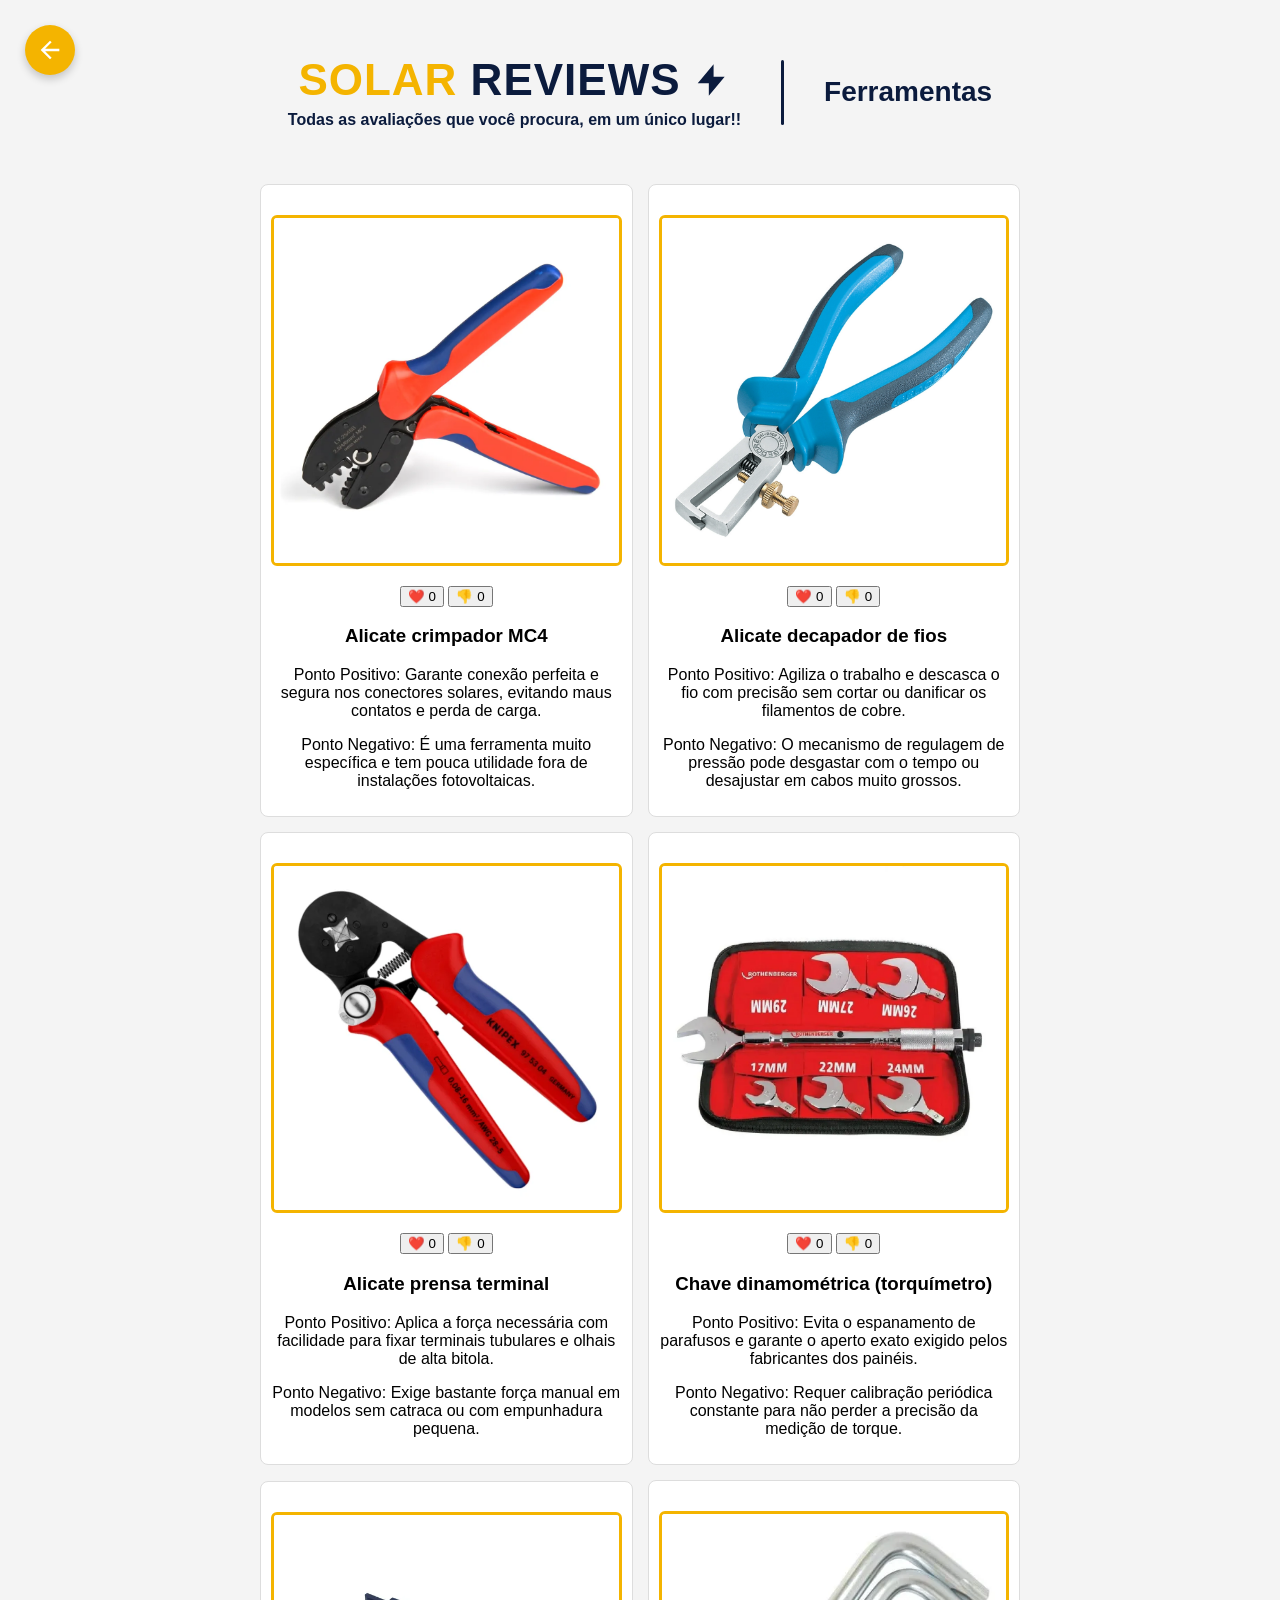
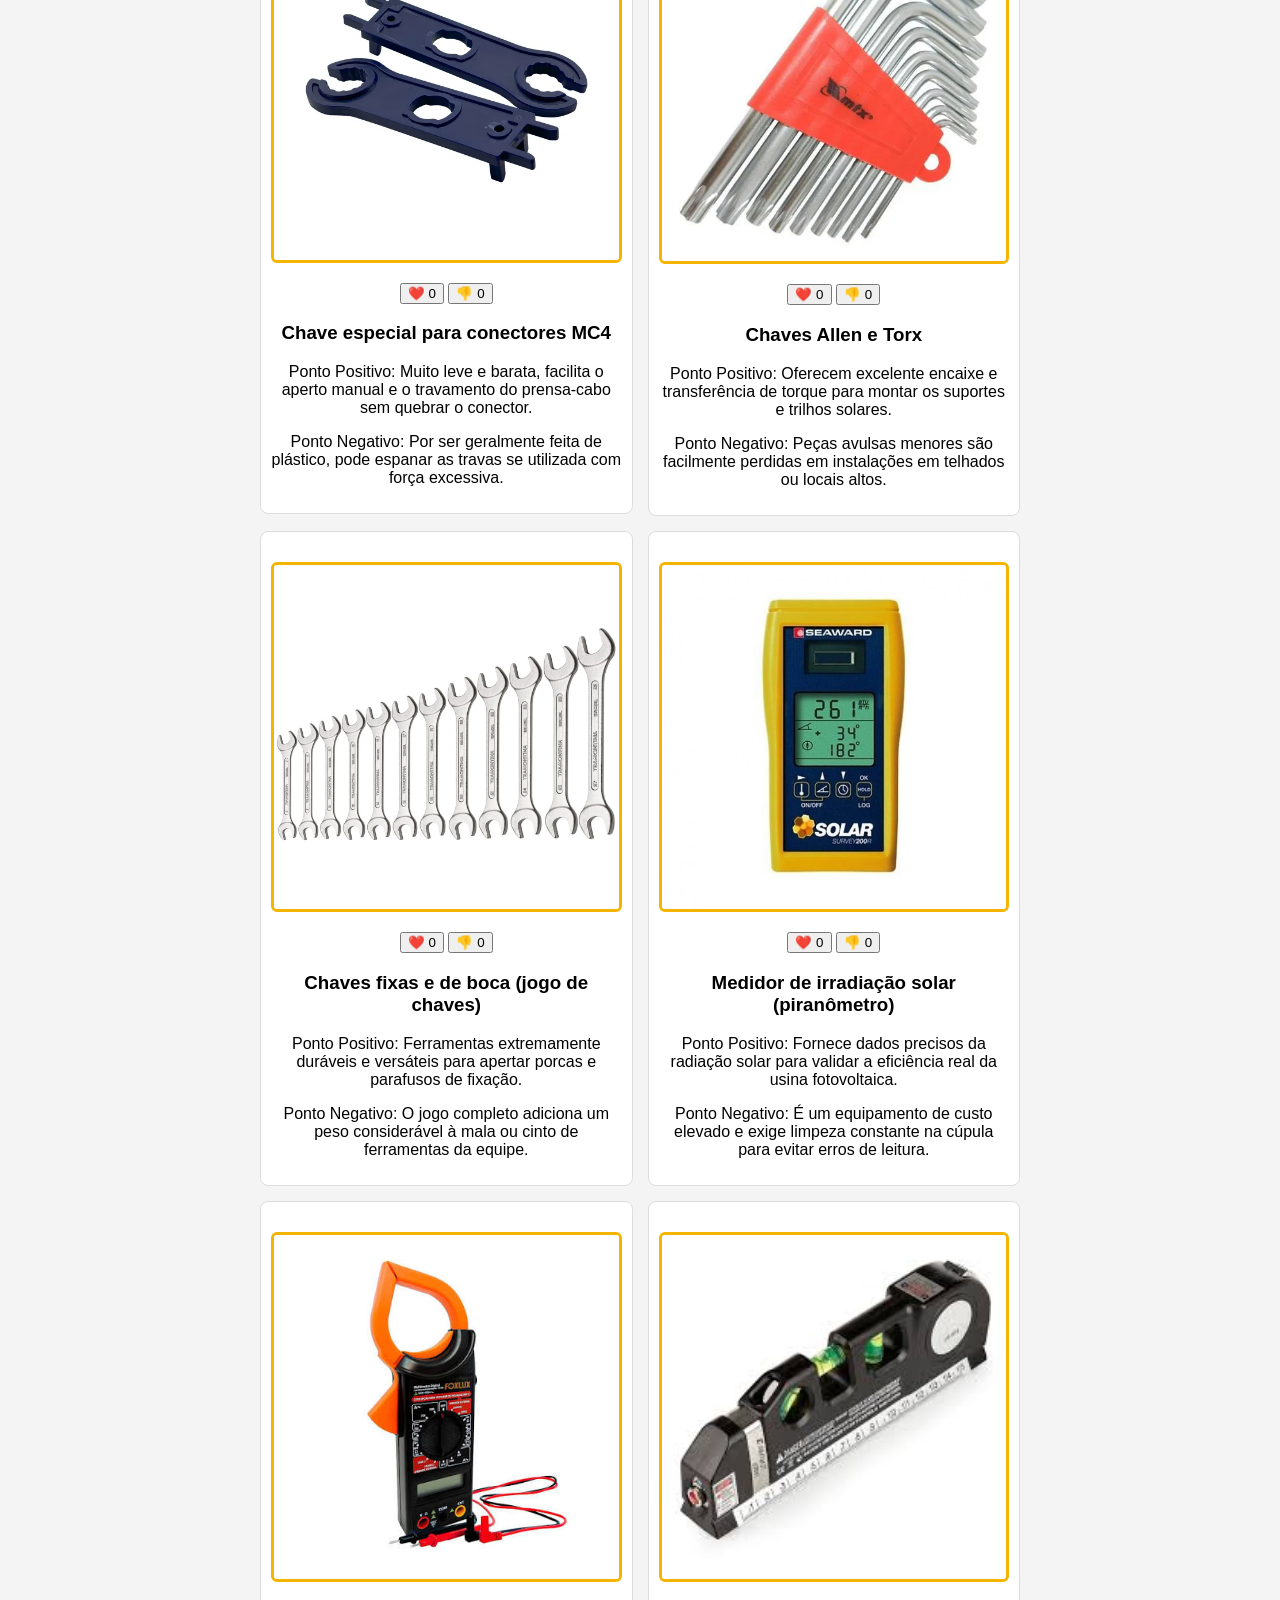
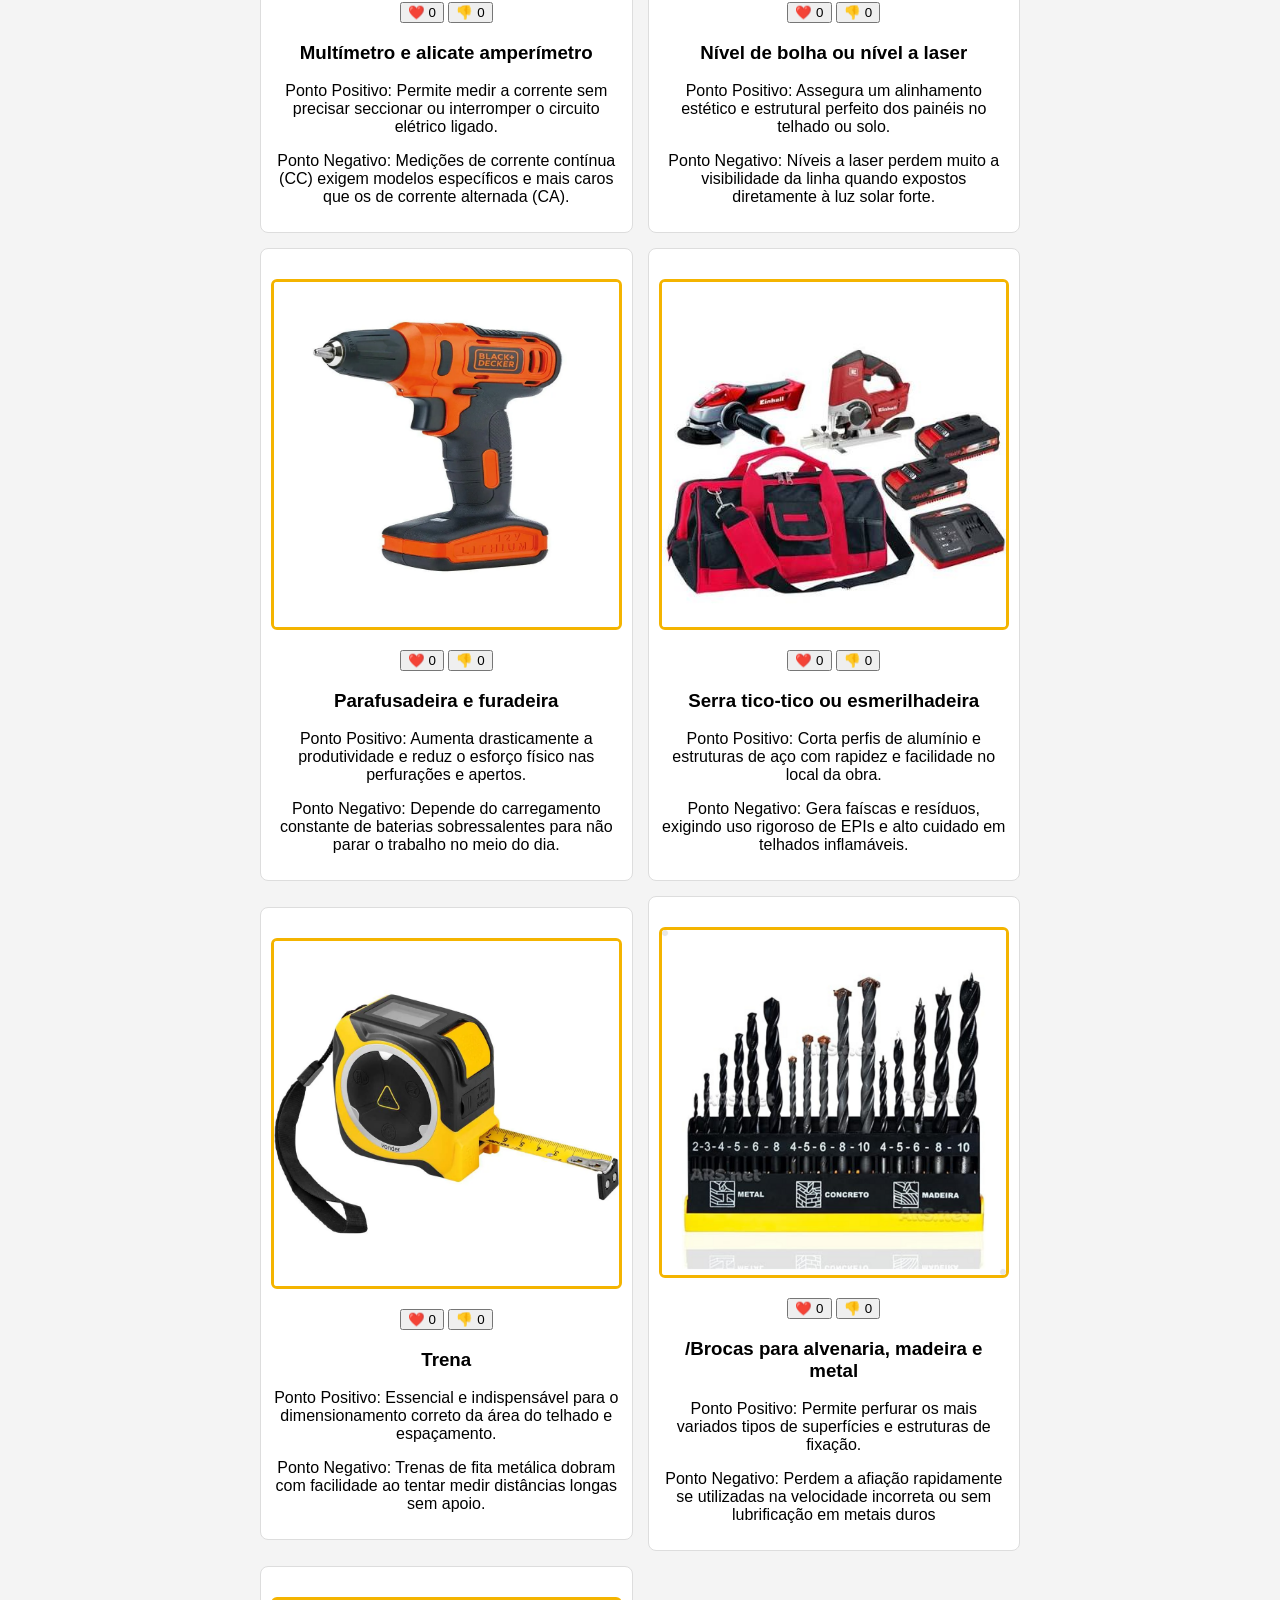
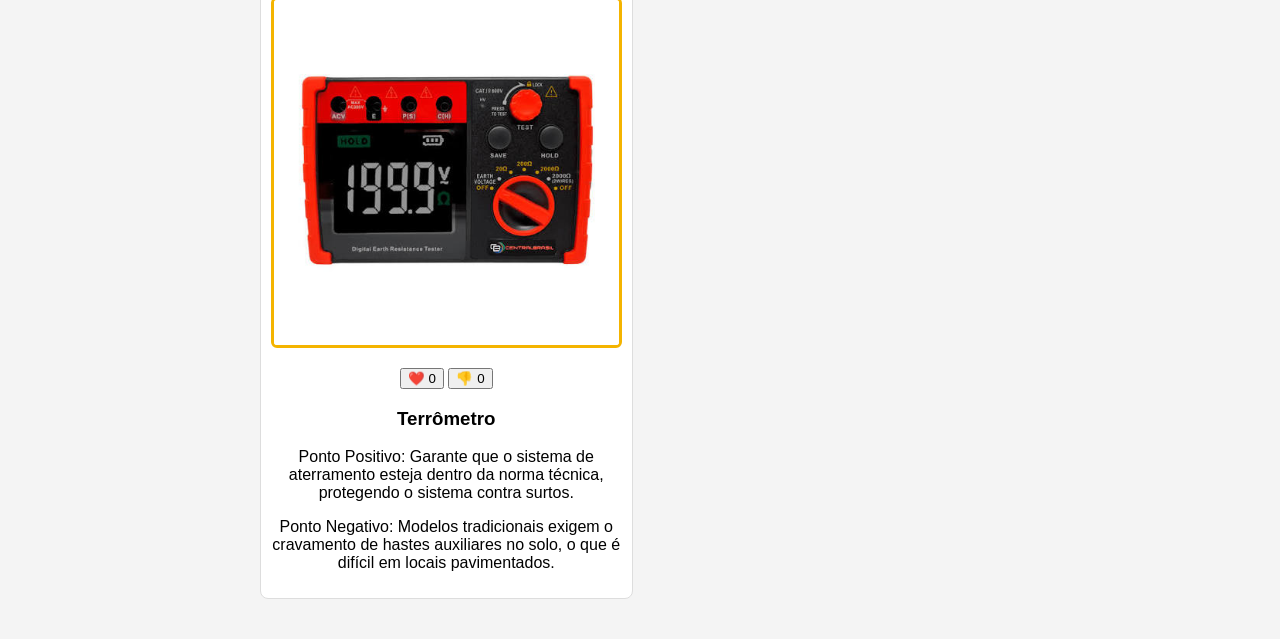
<file: ferramentas.html>
<!DOCTYPE html>
<html lang="pt-BR">
    <head> 
        <meta charset="UTF-8">
        <link rel="stylesheet" href="Style.css">
        <title>SolarReviews - Ferramentas</title> 
    </head>

    <body>
        <a href="javascript:history.back()" class="btn-voltar-redondo" title="Voltar">
  <svg xmlns="http://www.w3.org/2000/svg" viewBox="0 0 24 24" fill="currentColor">
    <path d="M20 11H7.83l5.59-5.59L12 4l-8 8 8 8 1.41-1.41L7.83 13H20v-2z"/>
  </svg>
</a>
        <header class="header-principal">
  <div class="header-lado-esquerdo">
    <div class="titulo-com-icone">
      <h1 class="titulo-solar">
        <span class="cor-solar">SOLAR</span>
        <span class="cor-revis">REVIEWS</span>
      </h1>
      <svg class="icone-raio" xmlns="http://www.w3.org/2000/svg" viewBox="0 0 24 24" fill="currentColor">
        <path d="M13 2L3 14h7v8l10-12h-7z"/>
      </svg>
    </div>
    <p class="subtitulo">Todas as avaliações que você procura, em um único lugar!!</p>
  </div>

  <div class="divisoria-vertical"></div>

  <div class="header-lado-direito">
    <span class="texto-epis">Ferramentas</span>
  </div>
</header>

        <main class="galeria-produtos">

            <div class="card-produto">
                <img src="imagens/Alicate crimpador MC4.webp" alt="Luva Isolante Classe 0">
                <button class="btn-like" onclick="curtir(this)">❤️ <span class="count">0</span></button>
                <button class="btn-like" onclick="curtir(this)">👎 <span class="count">0</span></button>
                <h3>Alicate crimpador MC4</h3>
                <p class="descricao-produto"> Ponto Positivo: Garante conexão perfeita e segura nos conectores solares, evitando maus contatos e perda de carga.</p>
                <p class="descricao-produto"> Ponto Negativo: É uma ferramenta muito específica e tem pouca utilidade fora de instalações fotovoltaicas.</p>
            </div>

            <div class="card-produto">
                <img src="imagens/Alicate decapador de fios.webp" alt="Luva de Raspa">
                <button class="btn-like" onclick="curtir(this)">❤️ <span class="count">0</span></button>
                <button class="btn-like" onclick="curtir(this)">👎 <span class="count">0</span></button>
                <h3>Alicate decapador de fios</h3>
                <p class="descricao-produto"> Ponto Positivo: Agiliza o trabalho e descasca o fio com precisão sem cortar ou danificar os filamentos de cobre.</p>
                <p class="descricao-produto"> Ponto Negativo: O mecanismo de regulagem de pressão pode desgastar com o tempo ou desajustar em cabos muito grossos.</p>
            </div>

            <div class="card-produto">
                <img src="imagens/Alicate prensa terminal.webp" alt="Óculos de Segurança Escuro">
                <button class="btn-like" onclick="curtir(this)">❤️ <span class="count">0</span></button>
                <button class="btn-like" onclick="curtir(this)">👎 <span class="count">0</span></button>
                <h3>Alicate prensa terminal</h3>
                <p class="descricao-produto"> Ponto Positivo: Aplica a força necessária com facilidade para fixar terminais tubulares e olhais de alta bitola.</p>
                <p class="descricao-produto"> Ponto Negativo: Exige bastante força manual em modelos sem catraca ou com empunhadura pequena.</p>
            </div>

            <div class="card-produto">
                <img src="imagens/Chave dinamométrica (torquímetro).webp" alt="Protetor Solar">
                <button class="btn-like" onclick="curtir(this)">❤️ <span class="count">0</span></button>
                <button class="btn-like" onclick="curtir(this)">👎 <span class="count">0</span></button>
                <h3>Chave dinamométrica (torquímetro)</h3>
                <p class="descricao-produto"> Ponto Positivo: Evita o espanamento de parafusos e garante o aperto exato exigido pelos fabricantes dos painéis.</p>
                <p class="descricao-produto"> Ponto Negativo: Requer calibração periódica constante para não perder a precisão da medição de torque.</p>
            </div>

            <div class="card-produto">
                <img src="imagens/Chave especial para conectores MC4.webp" alt="Calçado de Segurança">
                <button class="btn-like" onclick="curtir(this)">❤️ <span class="count">0</span></button>
                <button class="btn-like" onclick="curtir(this)">👎 <span class="count">0</span></button>
                <h3>Chave especial para conectores MC4</h3>
                <p class="descricao-produto"> Ponto Positivo: Muito leve e barata, facilita o aperto manual e o travamento do prensa-cabo sem quebrar o conector.</p>
                <p class="descasca"> Ponto Negativo: Por ser geralmente feita de plástico, pode espanar as travas se utilizada com força excessiva.</p>
            </div>

            <div class="card-produto">
                <img src="imagens/Chaves Allen e Torx.webp" alt="Capacete">
                <button class="btn-like" onclick="curtir(this)">❤️ <span class="count">0</span></button>
                <button class="btn-like" onclick="curtir(this)">👎 <span class="count">0</span></button>
                <h3>Chaves Allen e Torx</h3>
                <p class="descricao-produto"> Ponto Positivo: Oferecem excelente encaixe e transferência de torque para montar os suportes e trilhos solares.</p>
                <p class="descricao-produto"> Ponto Negativo: Peças avulsas menores são facilmente perdidas em instalações em telhados ou locais altos.</p>
            </div>

            <div class="card-produto">
                <img src="imagens/Chaves fixas e de boca (jogo de chaves).webp" alt="Cinto de Segurança">
                <button class="btn-like" onclick="curtir(this)">❤️ <span class="count">0</span></button>
                <button class="btn-like" onclick="curtir(this)">👎 <span class="count">0</span></button>
                <h3>Chaves fixas e de boca (jogo de chaves)</h3>
                <p class="descricao-produto"> Ponto Positivo: Ferramentas extremamente duráveis e versáteis para apertar porcas e parafusos de fixação.</p>
                <p class="descricao-produto"> Ponto Negativo: O jogo completo adiciona um peso considerável à mala ou cinto de ferramentas da equipe.</p>
            </div>

            <div class="card-produto">
                <img src="imagens/Medidor de irradiação solar (piranômetro).jpg" alt="Linha de Vida">
                <button class="btn-like" onclick="curtir(this)">❤️ <span class="count">0</span></button>
                <button class="btn-like" onclick="curtir(this)">👎 <span class="count">0</span></button>
                <h3>Medidor de irradiação solar (piranômetro)</h3>
                <p class="descricao-produto"> Ponto Positivo: Fornece dados precisos da radiação solar para validar a eficiência real da usina fotovoltaica.</p>
                <p class="descricao-produto"> Ponto Negativo: É um equipamento de custo elevado e exige limpeza constante na cúpula para evitar erros de leitura.</p>
            </div>

            <div class="card-produto">
                <img src="imagens/Multímetro e alicate amperímetro.jpg" alt="Talabarte">
                <button class="btn-like" onclick="curtir(this)">❤️ <span class="count">0</span></button>
                <button class="btn-like" onclick="curtir(this)">👎 <span class="count">0</span></button>
                <h3>Multímetro e alicate amperímetro</h3>
                <p class="descricao-produto"> Ponto Positivo: Permite medir a corrente sem precisar seccionar ou interromper o circuito elétrico ligado.</p>
                <p class="descricao-produto"> Ponto Negativo: Medições de corrente contínua (CC) exigem modelos específicos e mais caros que os de corrente alternada (CA).</p>
            </div>

            <div class="card-produto">
                <img src="imagens/Nível de bolha ou nível a laser.jpg" alt="Trava Quedas">
                <button class="btn-like" onclick="curtir(this)">❤️ <span class="count">0</span></button>
                <button class="btn-like" onclick="curtir(this)">👎 <span class="count">0</span></button>
                <h3>Nível de bolha ou nível a laser</h3>
                <p class="descricao-produto"> Ponto Positivo: Assegura um alinhamento estético e estrutural perfeito dos painéis no telhado ou solo.</p>
                <p class="descricao-produto"> Ponto Negativo: Níveis a laser perdem muito a visibilidade da linha quando expostos diretamente à luz solar forte.</p>
            </div>

             <div class="card-produto">
                <img src="imagens/Parafusadeira e furadeira.webp" alt="Trava Quedas">
                <button class="btn-like" onclick="curtir(this)">❤️ <span class="count">0</span></button>
                <button class="btn-like" onclick="curtir(this)">👎 <span class="count">0</span></button>
                <h3>Parafusadeira e furadeira</h3>
                <p class="descricao-produto"> Ponto Positivo: Aumenta drasticamente a produtividade e reduz o esforço físico nas perfurações e apertos.</p>
                <p class="descricao-produto"> Ponto Negativo: Depende do carregamento constante de baterias sobressalentes para não parar o trabalho no meio do dia.</p>
            </div>

             <div class="card-produto">
                <img src="imagens/Serra tico-tico ou esmerilhadeira.jpg" alt="Trava Quedas">
                <button class="btn-like" onclick="curtir(this)">❤️ <span class="count">0</span></button>
                <button class="btn-like" onclick="curtir(this)">👎 <span class="count">0</span></button>
                <h3>Serra tico-tico ou esmerilhadeira</h3>
                <p class="descricao-produto"> Ponto Positivo: Corta perfis de alumínio e estruturas de aço com rapidez e facilidade no local da obra.</p>
                <p class="descricao-produto"> Ponto Negativo: Gera faíscas e resíduos, exigindo uso rigoroso de EPIs e alto cuidado em telhados inflamáveis.</p>
            </div>

            <div class="card-produto">
                <img src="imagens/Trena ou trena a laser.webp" alt="Trava Quedas">
                <button class="btn-like" onclick="curtir(this)">❤️ <span class="count">0</span></button>
                <button class="btn-like" onclick="curtir(this)">👎 <span class="count">0</span></button>
                <h3>Trena</h3>
                <p class="descricao-produto"> Ponto Positivo: Essencial e indispensável para o dimensionamento correto da área do telhado e espaçamento.</p>
                <p class="descricao-produto"> Ponto Negativo: Trenas de fita metálica dobram com facilidade ao tentar medir distâncias longas sem apoio.</p>
            </div>

            <div class="card-produto">
                <img src="imagens/Brocas para alvenaria, madeira e metal.webp" alt="Trava Quedas">
                <button class="btn-like" onclick="curtir(this)">❤️ <span class="count">0</span></button>
                <button class="btn-like" onclick="curtir(this)">👎 <span class="count">0</span></button>
                <h3>/Brocas para alvenaria, madeira e metal</h3>
                <p class="descricao-produto"> Ponto Positivo: Permite perfurar os mais variados tipos de superfícies e estruturas de fixação.</p>
                <p class="descricao-produto"> Ponto Negativo: Perdem a afiação rapidamente se utilizadas na velocidade incorreta ou sem lubrificação em metais duros</p>
            </div>

             <div class="card-produto">
                <img src="imagens/Terrômetro.jpg" alt="Trava Quedas">
                <button class="btn-like" onclick="curtir(this)">❤️ <span class="count">0</span></button>
                <button class="btn-like" onclick="curtir(this)">👎 <span class="count">0</span></button>
                <h3>Terrômetro</h3>
                <p class="descricao-produto"> Ponto Positivo: Garante que o sistema de aterramento esteja dentro da norma técnica, protegendo o sistema contra surtos.</p>
                <p class="descricao-produto"> Ponto Negativo: Modelos tradicionais exigem o cravamento de hastes auxiliares no solo, o que é difícil em locais pavimentados.</p>
            </div>



        </main>

        <script src="Script.js"></script>
    </body>
</html>
</file>
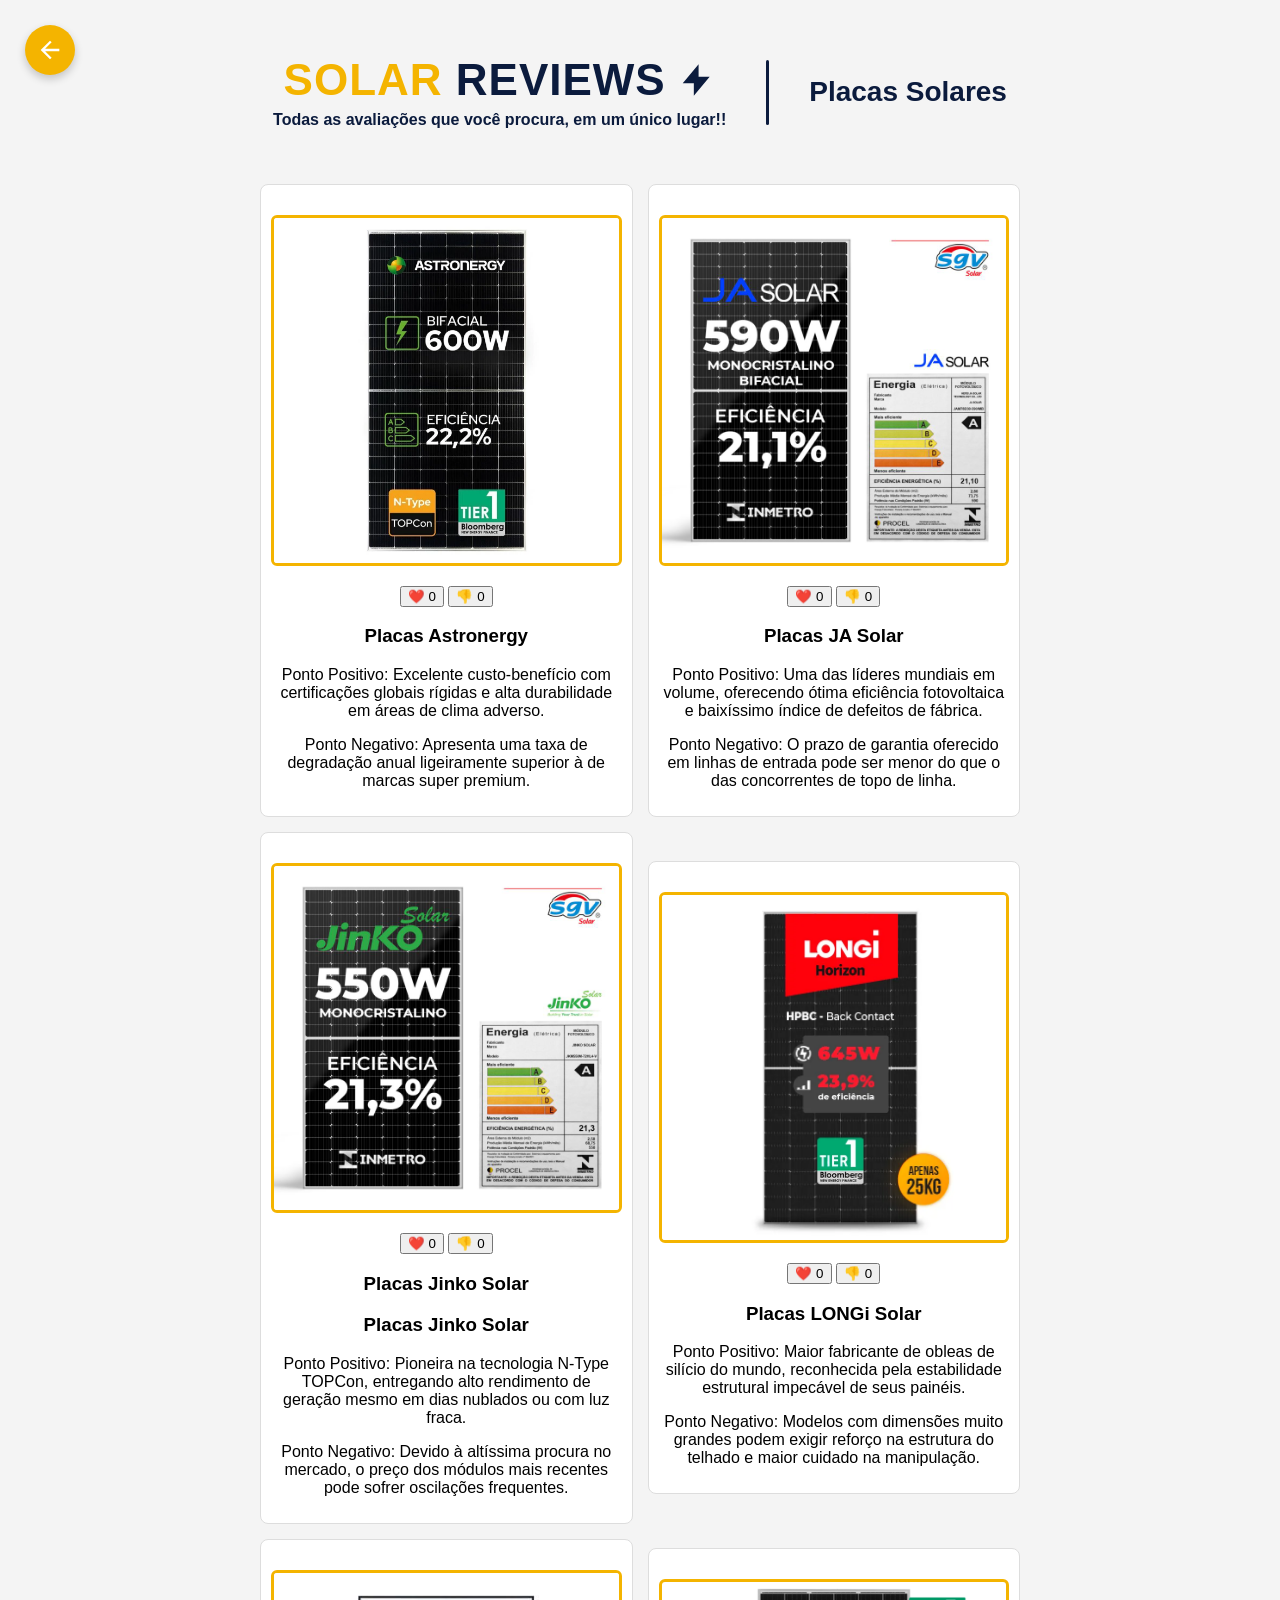
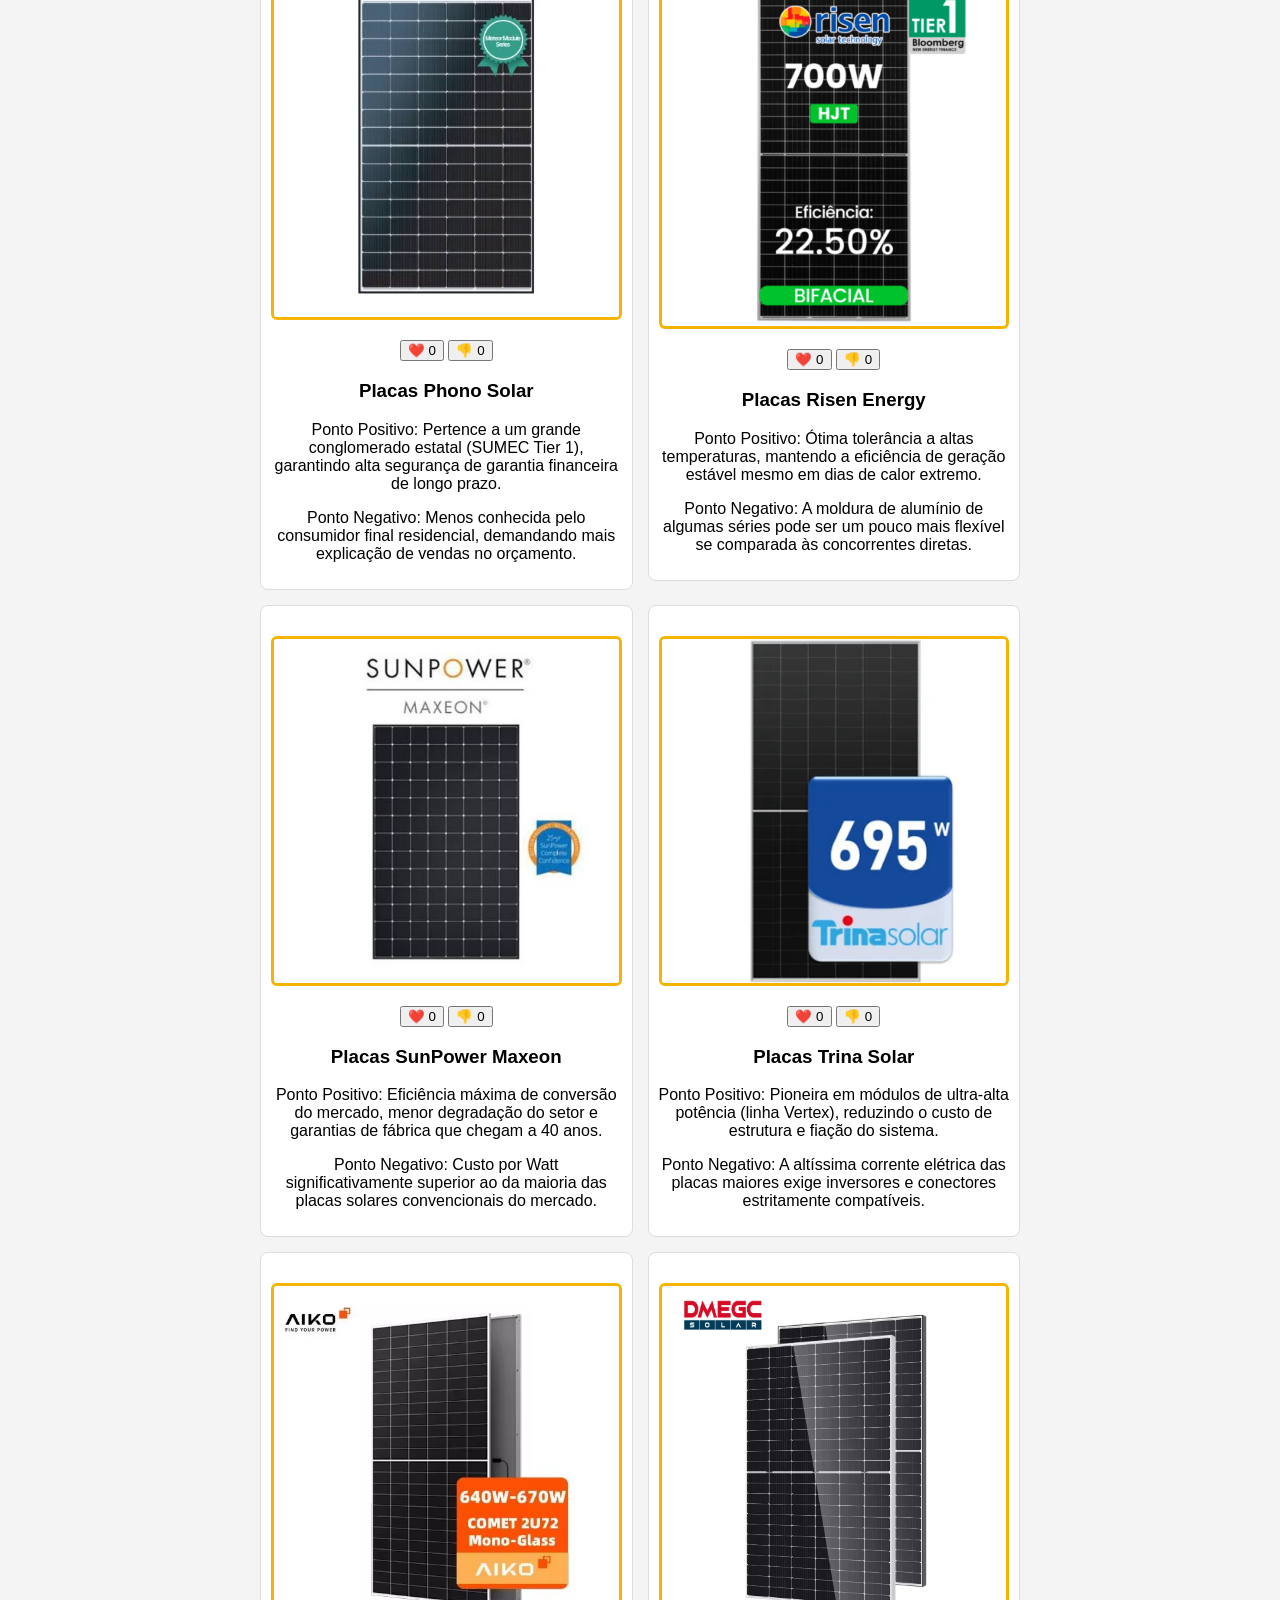
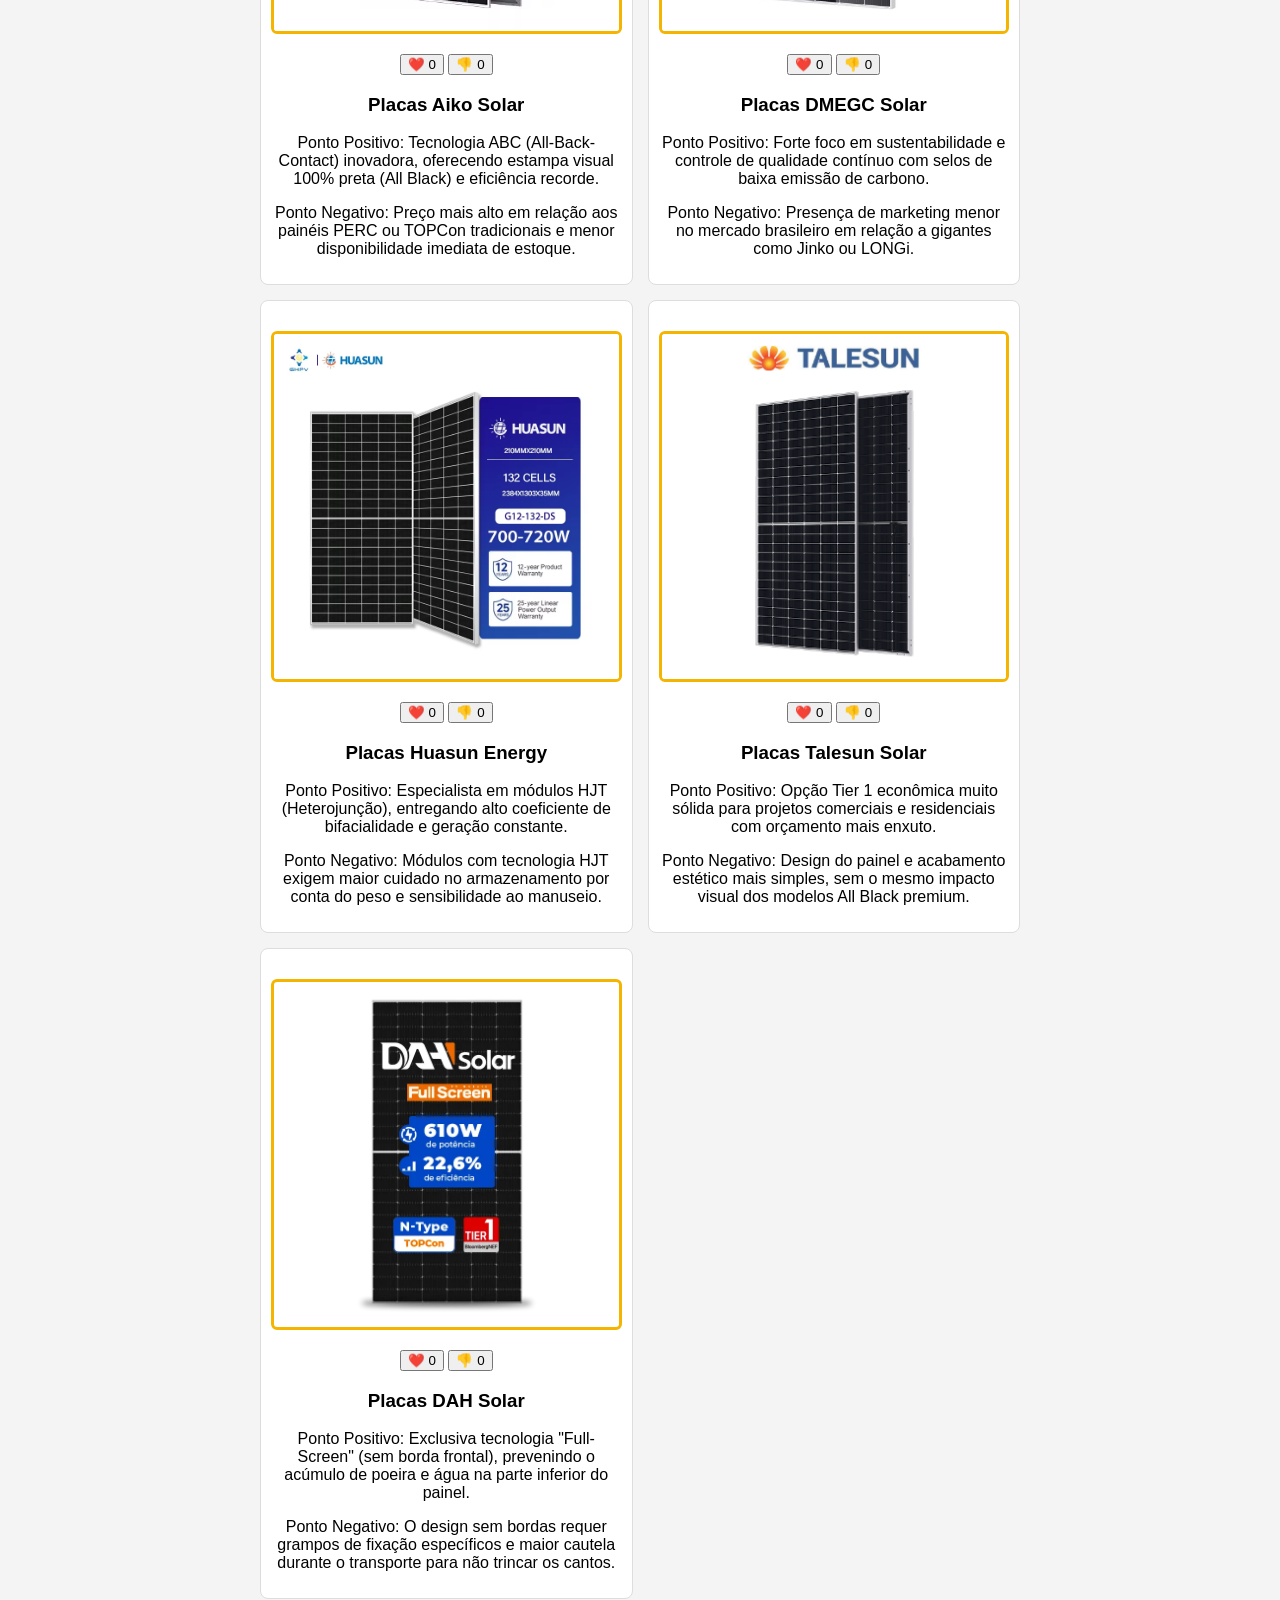
<file: placas.html>
<!DOCTYPE html>
<html lang="pt-BR">
    <head> 
        <meta charset="UTF-8">
        <link rel="stylesheet" href="Style.css">
        <title>SolarReviews - Placas Solares</title> 
    </head>

    <body>
        <a href="javascript:history.back()" class="btn-voltar-redondo" title="Voltar">
  <svg xmlns="http://www.w3.org/2000/svg" viewBox="0 0 24 24" fill="currentColor">
    <path d="M20 11H7.83l5.59-5.59L12 4l-8 8 8 8 1.41-1.41L7.83 13H20v-2z"/>
  </svg>
</a>
        <header class="header-principal">
  <div class="header-lado-esquerdo">
    <div class="titulo-com-icone">
      <h1 class="titulo-solar">
        <span class="cor-solar">SOLAR</span>
        <span class="cor-revis">REVIEWS</span>
      </h1>
      <svg class="icone-raio" xmlns="http://www.w3.org/2000/svg" viewBox="0 0 24 24" fill="currentColor">
        <path d="M13 2L3 14h7v8l10-12h-7z"/>
      </svg>
    </div>
    <p class="subtitulo">Todas as avaliações que você procura, em um único lugar!!</p>
  </div>

  <div class="divisoria-vertical"></div>

  <div class="header-lado-direito">
    <span class="texto-epis">Placas Solares</span>
  </div>
</header>

        <main class="galeria-produtos">

            <div class="card-produto">
                <img src="imagens/Placas Astronergy.webp" alt="Luva Isolante Classe 0">
                <button class="btn-like" onclick="curtir(this)">❤️ <span class="count">0</span></button>
                <button class="btn-like" onclick="curtir(this)">👎 <span class="count">0</span></button>
                <h3>Placas Astronergy</h3>
                <p class="descricao-produto">Ponto Positivo: Excelente custo-benefício com certificações globais rígidas e alta durabilidade em áreas de clima adverso.</p>
                <p class="descricao-produto">Ponto Negativo: Apresenta uma taxa de degradação anual ligeiramente superior à de marcas super premium.</p>
            </div>

            <div class="card-produto">
                <img src="imagens/Placas JA Solar.jpg" alt="Luva de Raspa">
                <button class="btn-like" onclick="curtir(this)">❤️ <span class="count">0</span></button>
                <button class="btn-like" onclick="curtir(this)">👎 <span class="count">0</span></button>
                <h3>Placas JA Solar</h3>
                <p class="descricao-produto">Ponto Positivo: Uma das líderes mundiais em volume, oferecendo ótima eficiência fotovoltaica e baixíssimo índice de defeitos de fábrica.</p>
        <p class="descricao-produto">Ponto Negativo: O prazo de garantia oferecido em linhas de entrada pode ser menor do que o das concorrentes de topo de linha.</p>
            </div>

            <div class="card-produto">
                <img src="imagens/Placas Jinko Solar.jpg" alt="Óculos de Segurança Escuro">
                <button class="btn-like" onclick="curtir(this)">❤️ <span class="count">0</span></button>
                <button class="btn-like" onclick="curtir(this)">👎 <span class="count">0</span></button>
                <h3>Placas Jinko Solar</h3>
                <h3>Placas Jinko Solar</h3>
        <p class="descricao-produto">Ponto Positivo: Pioneira na tecnologia N-Type TOPCon, entregando alto rendimento de geração mesmo em dias nublados ou com luz fraca.</p>
        <p class="descricao-produto">Ponto Negativo: Devido à altíssima procura no mercado, o preço dos módulos mais recentes pode sofrer oscilações frequentes.</p>
            </div>

            <div class="card-produto">
                <img src="imagens/Placas LONGi Solar.webp" alt="Protetor Solar">
                <button class="btn-like" onclick="curtir(this)">❤️ <span class="count">0</span></button>
                <button class="btn-like" onclick="curtir(this)">👎 <span class="count">0</span></button>
                <h3>Placas LONGi Solar</h3>
                <p class="descricao-produto">Ponto Positivo: Maior fabricante de obleas de silício do mundo, reconhecida pela estabilidade estrutural impecável de seus painéis.</p>
        <p class="descricao-produto">Ponto Negativo: Modelos com dimensões muito grandes podem exigir reforço na estrutura do telhado e maior cuidado na manipulação.</p>
            </div>

            <div class="card-produto">
                <img src="imagens/Placas Phono Solar.jpg" alt="Calçado de Segurança">
                <button class="btn-like" onclick="curtir(this)">❤️ <span class="count">0</span></button>
                <button class="btn-like" onclick="curtir(this)">👎 <span class="count">0</span></button>
                <h3>Placas Phono Solar</h3>
                <p class="descricao-produto">Ponto Positivo: Pertence a um grande conglomerado estatal (SUMEC Tier 1), garantindo alta segurança de garantia financeira de longo prazo.</p>
        <p class="descricao-produto">Ponto Negativo: Menos conhecida pelo consumidor final residencial, demandando mais explicação de vendas no orçamento.</p>
            </div>

            <div class="card-produto">
                <img src="imagens/Placas Risen Energy.png" alt="Capacete">
                <button class="btn-like" onclick="curtir(this)">❤️ <span class="count">0</span></button>
                <button class="btn-like" onclick="curtir(this)">👎 <span class="count">0</span></button>
                <h3>Placas Risen Energy</h3>
                <p class="descricao-produto">Ponto Positivo: Ótima tolerância a altas temperaturas, mantendo a eficiência de geração estável mesmo em dias de calor extremo.</p>
        <p class="descricao-produto">Ponto Negativo: A moldura de alumínio de algumas séries pode ser um pouco mais flexível se comparada às concorrentes diretas.</p>
            </div>

            <div class="card-produto">
                <img src="imagens/Placas SunPower  Maxeon.jpg" alt="Cinto de Segurança">
                <button class="btn-like" onclick="curtir(this)">❤️ <span class="count">0</span></button>
                <button class="btn-like" onclick="curtir(this)">👎 <span class="count">0</span></button>
                <h3>Placas SunPower  Maxeon</h3>
                <p class="descricao-produto">Ponto Positivo: Eficiência máxima de conversão do mercado, menor degradação do setor e garantias de fábrica que chegam a 40 anos.</p>
        <p class="descricao-produto">Ponto Negativo: Custo por Watt significativamente superior ao da maioria das placas solares convencionais do mercado.</p>

            </div>

            <div class="card-produto">
                <img src="imagens/Placas Trina Solar.webp" alt="Linha de Vida">
                <button class="btn-like" onclick="curtir(this)">❤️ <span class="count">0</span></button>
                <button class="btn-like" onclick="curtir(this)">👎 <span class="count">0</span></button>
                <h3>Placas Trina Solar</h3>
                <p class="descricao-produto">Ponto Positivo: Pioneira em módulos de ultra-alta potência (linha Vertex), reduzindo o custo de estrutura e fiação do sistema.</p>
        <p class="descricao-produto">Ponto Negativo: A altíssima corrente elétrica das placas maiores exige inversores e conectores estritamente compatíveis.</p>
            </div>

            <div class="card-produto">
                <img src="imagens/Placas Aiko Solar.avif" alt="Linha de Vida">
                <button class="btn-like" onclick="curtir(this)">❤️ <span class="count">0</span></button>
                <button class="btn-like" onclick="curtir(this)">👎 <span class="count">0</span></button>
                <h3>Placas Aiko Solar</h3>
                <p class="descricao-produto">Ponto Positivo: Tecnologia ABC (All-Back-Contact) inovadora, oferecendo estampa visual 100% preta (All Black) e eficiência recorde.</p>
        <p class="descricao-produto">Ponto Negativo: Preço mais alto em relação aos painéis PERC ou TOPCon tradicionais e menor disponibilidade imediata de estoque.</p>
            </div>

             <div class="card-produto">
                <img src="imagens/Placas DMEGC Solar.avif" alt="Linha de Vida">
                <button class="btn-like" onclick="curtir(this)">❤️ <span class="count">0</span></button>
                <button class="btn-like" onclick="curtir(this)">👎 <span class="count">0</span></button>
                <h3>Placas DMEGC Solar</h3>
                <p class="descricao-produto">Ponto Positivo: Forte foco em sustentabilidade e controle de qualidade contínuo com selos de baixa emissão de carbono.</p>
        <p class="descricao-produto">Ponto Negativo: Presença de marketing menor no mercado brasileiro em relação a gigantes como Jinko ou LONGi.</p>
            </div>

             <div class="card-produto">
                <img src="imagens/Placas Huasun Energy.avif" alt="Linha de Vida">
                <button class="btn-like" onclick="curtir(this)">❤️ <span class="count">0</span></button>
                <button class="btn-like" onclick="curtir(this)">👎 <span class="count">0</span></button>
                <h3>Placas Huasun Energy</h3>
                <p class="descricao-produto">Ponto Positivo: Especialista em módulos HJT (Heterojunção), entregando alto coeficiente de bifacialidade e geração constante.</p>
        <p class="descricao-produto">Ponto Negativo: Módulos com tecnologia HJT exigem maior cuidado no armazenamento por conta do peso e sensibilidade ao manuseio.</p>
            </div>

             <div class="card-produto">
                <img src="imagens/Placas Talesun Solar.webp" alt="Linha de Vida">
                <button class="btn-like" onclick="curtir(this)">❤️ <span class="count">0</span></button>
                <button class="btn-like" onclick="curtir(this)">👎 <span class="count">0</span></button>
                <h3>Placas Talesun Solar</h3>
                <p class="descricao-produto">Ponto Positivo: Opção Tier 1 econômica muito sólida para projetos comerciais e residenciais com orçamento mais enxuto.</p>
        <p class="descricao-produto">Ponto Negativo: Design do painel e acabamento estético mais simples, sem o mesmo impacto visual dos modelos All Black premium.</p>
    </div>
            </div>

             <div class="card-produto">
                <img src="imagens/Placas DAH Solar.webp" alt="Linha de Vida">
                <button class="btn-like" onclick="curtir(this)">❤️ <span class="count">0</span></button>
                <button class="btn-like" onclick="curtir(this)">👎 <span class="count">0</span></button>
                <h3>Placas DAH Solar</h3>
                <p class="descricao-produto">Ponto Positivo: Exclusiva tecnologia "Full-Screen" (sem borda frontal), prevenindo o acúmulo de poeira e água na parte inferior do painel.</p>
        <p class="descricao-produto">Ponto Negativo: O design sem bordas requer grampos de fixação específicos e maior cautela durante o transporte para não trincar os cantos.</p>
            </div>

        </main>

        <script src="Script.js"></script>
    </body>
</html>
</file>
<file: Style.css>
.search-container {
    position: fixed;
    top: 20px;
    right: 20px;
    z-index: 1000;
    display: flex;
    flex-direction: column;
    align-items: flex-end;
}

.search-btn {
    width: 50px;
    height: 50px;
    border: none;
    border-radius: 50%;
    background: #f4b400;
    color: white;
    cursor: pointer;
    font-size: 22px;
    display: flex;
    align-items: center;
    justify-content: center;
    transition: background 0.3s ease;
}

.search-btn:hover {
    background: #d99b00;
}
.search-btn:hover {
    background: #d99b00;
}

.menu-pesquisa {
    display: none;
    margin-top: 10px;
    width: 230px;
    background: white;
    border-radius: 8px;
    box-shadow: 0 5px 15px rgba(0,0,0,.2);
    overflow: hidden;
}

.menu-pesquisa a {
    display: block;
    padding: 12px;
    text-decoration: none;
    color: #333;
}

.menu-pesquisa a:hover {
    background: #f4b400;
    color: white;
}

body {
    font-family: Arial, sans-serif;
    background-color: #f4f4f4;
    display: flex;
    flex-direction: column;
    align-items: center;
    margin: 20px auto;
}

main {
    width: 100%;
    display: flex;
    flex-direction: column;
    align-items: center;
}

section {
    background-color: white;
    width: 80%;
    max-width: 800px;
    padding: 20px;
    border-radius: 10px;
    text-align: center;
}

img {
    width: 100%;
    max-width: 600px;
    height: auto;
    display: block;
    margin: 20px auto;
    border-radius: 10px;
}

/* BOTÃO VOLTAR (SETA BRANCA) */
.btn-voltar {
    display: flex;
    align-items: center;
    justify-content: center;
    width: 48px;
    height: 48px;
    background-color: #f4b400;  /* Amarelo/Laranja */
    color: #ffffff;             /* Seta em BRANCO */
    border-radius: 50%;
    text-decoration: none;
    font-size: 28px;
    font-weight: bold;
    box-shadow: 0px 2px 5px rgba(0,0,0,0.2);
    position: absolute;
    top: 20px;
    left: 45px;
}

/* Organização de 2 imagens por linha
/* Organização de 2 imagens por linha */
.galeria-produtos {
    display: grid;
    grid-template-columns: repeat(2, 1fr); /* Cria exatamente 2 colunas iguais */
    gap: 15px;                             /* Espaço entre os cards */
    padding: 20px;
    width: 100%;
    max-width: 800px;
    box-sizing: border-box;
}

/* Quadradinhos dos produtos */
.card-produto {
    border: 1px solid #ddd;
    border-radius: 8px;
    padding: 10px;
    text-align: center;
    background-color: #fff;
    box-sizing: border-box;
}

/* BORDA AMARELA NAS IMAGENS DOS PRODUTOS */
.card-produto img {
    width: 100%;
    height: auto;
    object-fit: cover; /* Mantém as imagens alinhadas sem distorcer */
    border: 3px solid #f4b400;
    border-radius: 6px;
    box-sizing: border-box;

   header {
  width: 100%;
  text-align: center;
  margin-bottom: 20px; /* Garante um espaço em relação à imagem */
}

header h1, header p {
  margin-left: auto;
  margin-right: auto;
}
 
}
/* COR ESCURA PADRÃO PARA TUDO: #0b1b3d (Azul bem escuro, quase preto) */

/* Contêiner principal do cabeçalho (Aumentado) */
.header-principal {
  display: flex;
  align-items: center;
  justify-content: center;
  gap: 40px; /* Aumentado o espaço entre as partes */
  width: 100%;
  padding: 35px 0; /* Cabeçalho mais alto */
  margin: 0 auto;
}

/* --- LADO ESQUERDO --- */
.header-lado-esquerdo {
  display: flex;
  flex-direction: column;
  align-items: center;
  text-align: center;
}

.titulo-com-icone {
  display: flex;
  align-items: center;
  gap: 12px;
}

.titulo-solar {
  font-family: 'Showcard Gothic', 'Impact', sans-serif; /* Fonte Showcard Gothic */
  font-size: 44px; /* Aumentado */
  margin: 0;
  text-transform: uppercase;
  letter-spacing: 1px;
}

.cor-solar {
  color: #F4B400; /* Amarelo */
}

.cor-revis {
  color: #0b1b3d; /* Azul bem escuro */
}

/* Ícone do Raio (Aumentado) */
.icone-raio {
  width: 38px;
  height: 38px;
  fill: #0b1b3d; /* Azul bem escuro */
}

/* Subtítulo centralizado em azul bem escuro */
.subtitulo {
  margin: 6px 0 0 0;
  font-size: 16px;
  font-weight: 600;
  color: #0b1b3d; /* Agora na mesma cor azul bem escuro */
}

/* --- LINHA DIVISÓRIA (Agora em Azul Bem Escuro) --- */
.divisoria-vertical {
  width: 3px;
  height: 65px; /* Altura maior para acompanhar a fonte */
  background-color: #0b1b3d; /* Azul bem escuro */
  border-radius: 2px;
}

/* --- LADO DIREITO --- */
.header-lado-direito {
  display: flex;
  align-items: center;
}

.texto-epis {
  font-size: 28px; /* Aumentado */
  font-weight: bold;
  color: #0b1b3d; /* Azul bem escuro */
}

/* BOTÃO DA LUPA (Aumentado em 10%) */
.search-btn {
    width: 50px;         /* Aumentado de 45px para 50px */
    height: 50px;        /* Aumentado de 45px para 50px */
    border: none;
    border-radius: 50%;
    background: #f4b400;
    color: white;
    cursor: pointer;
    font-size: 22px;     /* Aumentado de 20px para 22px para a lupa acompanhar o botão */
    display: flex;
    align-items: center;
    justify-content: center;
    transition: background 0.3s ease;
}

/* Seta branca dentro do botão */
.btn-voltar-redondo svg {
  width: 28px;
  height: 28px;
  fill: #FFFFFF; /* Cor da seta em branco */
}

/* Efeito ao passar o mouse */
.btn-voltar-redondo:hover {
  background-color: #d99b00;
  transform: scale(1.08);
}

/* BOTÃO VOLTAR REDONDO (VOLTA A APARECER NAS PÁGINAS SECUNDÁRIAS) */
.btn-voltar-redondo {
    position: fixed;
    top: 25px;
    left: 25px;
    width: 50px;
    height: 50px;
    background-color: #F4B400; /* Amarelo */
    border-radius: 50%;
    display: flex;
    align-items: center;
    justify-content: center;
    box-shadow: 0 4px 8px rgba(0, 0, 0, 0.2);
    text-decoration: none;
    z-index: 9999;
    transition: transform 0.2s ease, background-color 0.2s ease;
}

/* Seta/flecha branca dentro do botão */
.btn-voltar-redondo svg {
    width: 28px;
    height: 28px;
    fill: #FFFFFF; /* Cor da seta em branco */
}

/* Efeito ao passar o mouse */
.btn-voltar-redondo:hover {
    background-color: #d99b00;
    transform: scale(1.08);
}

/* ==========================================
   CABEÇALHO DA PÁGINA INICIAL (INDEX)
   ========================================== */

/* Cabeçalho centralizado no topo */
.header-index {
    width: 100%;
    display: flex;
    flex-direction: column;
    align-items: center; /* Garante que o bloco do título e do subtítulo fiquem alinhados entre si */
    justify-content: center;
    margin-top: 10px;
    margin-bottom: 30px;
}

/* Título Showcard Gothic */
.titulo-index {
    font-family: 'Showcard Gothic', 'Impact', sans-serif;
    font-size: 6vw;
    margin: 0;
    display: inline-flex;
    align-items: center;
    justify-content: center;
    gap: 15px;
    text-transform: uppercase;
}

/* Palavra "Solar" em Amarelo */
.header-index .cor-solar {
    color: #F4B400;
}

/* Palavra "Reviews" em Azul bem escuro */
.header-index .cor-reviews {
    color: #0b1b3d;
}

/* Raiozinho em Azul escuro */
.icone-raio-index {
    color: #0b1b3d;
    font-size: 0.9em;
}

/* Subtítulo perfeitamente centralizado em relação ao TÍTULO */
.subtitulo-index {
    margin-top: 15px;
    font-size: 24px;
    color: #0b1b3d;
    font-weight: 700;
    letter-spacing: 0.5px;
    text-align: center;
    width: fit-content; /* Força o subtítulo a ter a largura exata do bloco acima */
}

/* ==========================================
   SOBRE NÓS E IMAGEM (MESMA ALTURA E CENTRALIZADO)
   ========================================== */

/* Seção principal: transformada em um QUADRO COM MOLDURA */
.secao-sobre {
    background-color: white; /* Um fundo branco bem suave dentro da moldura destaca do cinza */
    border: 2px solid #0b1b3d; /* Moldura fina na cor Azul Escuro */
    border-radius: 12px; /* Cantos levemente arredondados para um visual moderno */
    display: flex;
    align-items: stretch;
    justify-content: center;
    gap: 40px;
    width: 85%;
    max-width: 1000px;
    margin: 40px auto;
    padding: 35px; /* Espaço interno para o conteúdo não colar na moldura */
    box-sizing: border-box;
    box-shadow: 0 4px 15px rgba(0, 0, 0, 0.05); /* Sombra bem leve para dar profundidade na parede */
}

/* Lado Esquerdo: Bloco de texto */
.conteudo-sobre {
    flex: 1;
    display: flex;
    flex-direction: column;
    justify-content: space-between;
    padding: 10px 20px;
}

/* Título "Sobre nós" centralizado na metade esquerda e na cor #F4B400 */
.conteudo-sobre h2 {
    color: #F4B400; /* Amarelo */
    font-size: 34px;
    margin: 0 0 15px 0;
    text-align: center; /* Centraliza a palavra no bloco da esquerda */
}

/* Parágrafo do texto */
.conteudo-sobre p {
    color: #333333;
    font-size: 22px;
    line-height: 1.7;
    text-align: justify;
    margin: 0;
}

/* Frase de destaque em Negrito e na cor #F4B400 */
.destaque-texto {
    color: #F4B400;
    font-weight: bold;
}

/* Lado Direito: Imagem */
.imagem-sobre {
    flex: 1;
    display: flex;
    align-items: center;
    justify-content: center;
}

.imagem-sobre img {
    width: 100%;
    height: 100%;
    max-height: 350px;
    object-fit: cover;
    margin: 0;
    border-radius: 12px;
}

/* ==========================================
   SEÇÃO: POR QUE AVALIAR PRODUTOS SOLARES
   ========================================== */

.secao-diferenciais {
    width: 90%;
    max-width: 1100px;
    margin: 35px auto 70px auto; /* Reduzida a margem do topo para subir a seção */
    background: transparent;
    display: flex;
    flex-direction: column;
    align-items: center;
    font-family: Arial, sans-serif;
}
.titulo-diferenciais {
    color: #0b1b3d;
    font-size: 30px;
    font-weight: 900;
    text-align: center;
    margin-top: 0;
    margin-bottom: 60px; /* Aumentado para igualar o espaço até o primeiro tópico */
    font-family: Arial, sans-serif;
    letter-spacing: 0.5px;
}

/* Lista e alinhamento dos tópicos */
.lista-topicos {
    width: 100%;
    display: flex;
    flex-direction: column;
    gap: 65px;
}

/* ==========================================
   MOLDURA E ALINHAMENTO DOS TÓPICOS
   ========================================== */

/* Caixa do tópico com a moldura amarela */
.topico-item {
    display: flex;
    flex-direction: row; /* Força o ícone e o texto a ficarem LADO A LADO */
    align-items: center; /* Centraliza o ícone verticalmente junto ao texto */
    gap: 25px; /* Espaço entre o ícone e a caixa de texto */
    width: 80%;
    
    /* Moldura em volta de todo o tópico */
    border: 2px solid #F4B400; /* Linha fina na cor amarela/laranja */
    border-radius: 12px;
    padding: 25px 30px;
    background: transparent; /* Mantém o fundo padrão do site */
    box-sizing: border-box;
}

/* Tópico da Esquerda: Ícone ANTES do texto */
.topico-esquerda {
    align-self: flex-start;
    flex-direction: row; /* Ícone na esquerda, texto na direita */
    text-align: left;
}

/* Tópico da Direita: Mantém a moldura na direita, mas alinha o conteúdo interno à esquerda */
.topico-direita {
    align-self: flex-end;    /* Mantém o quadro/moldura no lado direito da página */
    flex-direction: row;     /* Coloca o raio na esquerda e o texto na direita (dentro do quadro) */
    text-align: left;        /* Alinha as frases do texto para a esquerda */
}

/* Garante que o texto fique organizado em bloco interno */
.texto-topico {
    display: flex;
    flex-direction: column; /* Título em cima, frase explicativa embaixo */
}
/* ÍCONES GRANDES E ENCORPADOS */
.icone-topico svg {
    width: 75px;  /* Aumentado de 63px para 75px */
    height: 75px;
    flex-shrink: 0;
    /* Adiciona uma leve sombra para dar mais presença ao ícone */
    filter: drop-shadow(0px 3px 5px rgba(0,0,0,0.15));
}

.icone-sol svg {
    fill: #F4B400;
}

.icone-raio-laranja svg {
    fill: #FF6B00;
}

.icone-lupa-azul svg {
    fill: #0b1b3d;
}

/* TÍTULOS DOS TÓPICOS EM NEGRITO FORTE */
.texto-topico h3 {
    color: #0b1b3d;
    font-size: 32px;
    font-weight: 900; /* Negrito pesado */
    margin: 0 0 8px 0;
    letter-spacing: 1px;
    font-family: Arial, sans-serif;
}

/* DESCRIÇÃO DOS TÓPICOS EM NEGRITO */
.texto-topico p {
    color: #111111; /* Cor mais escura para dar mais destaque */
    font-size: 24px;
    font-weight: 700; /* Texto do parágrafo totalmente em NEGRITO */
    line-height: 1.4;
    margin: 0;
    font-family: Arial, sans-serif;
}
</file>
